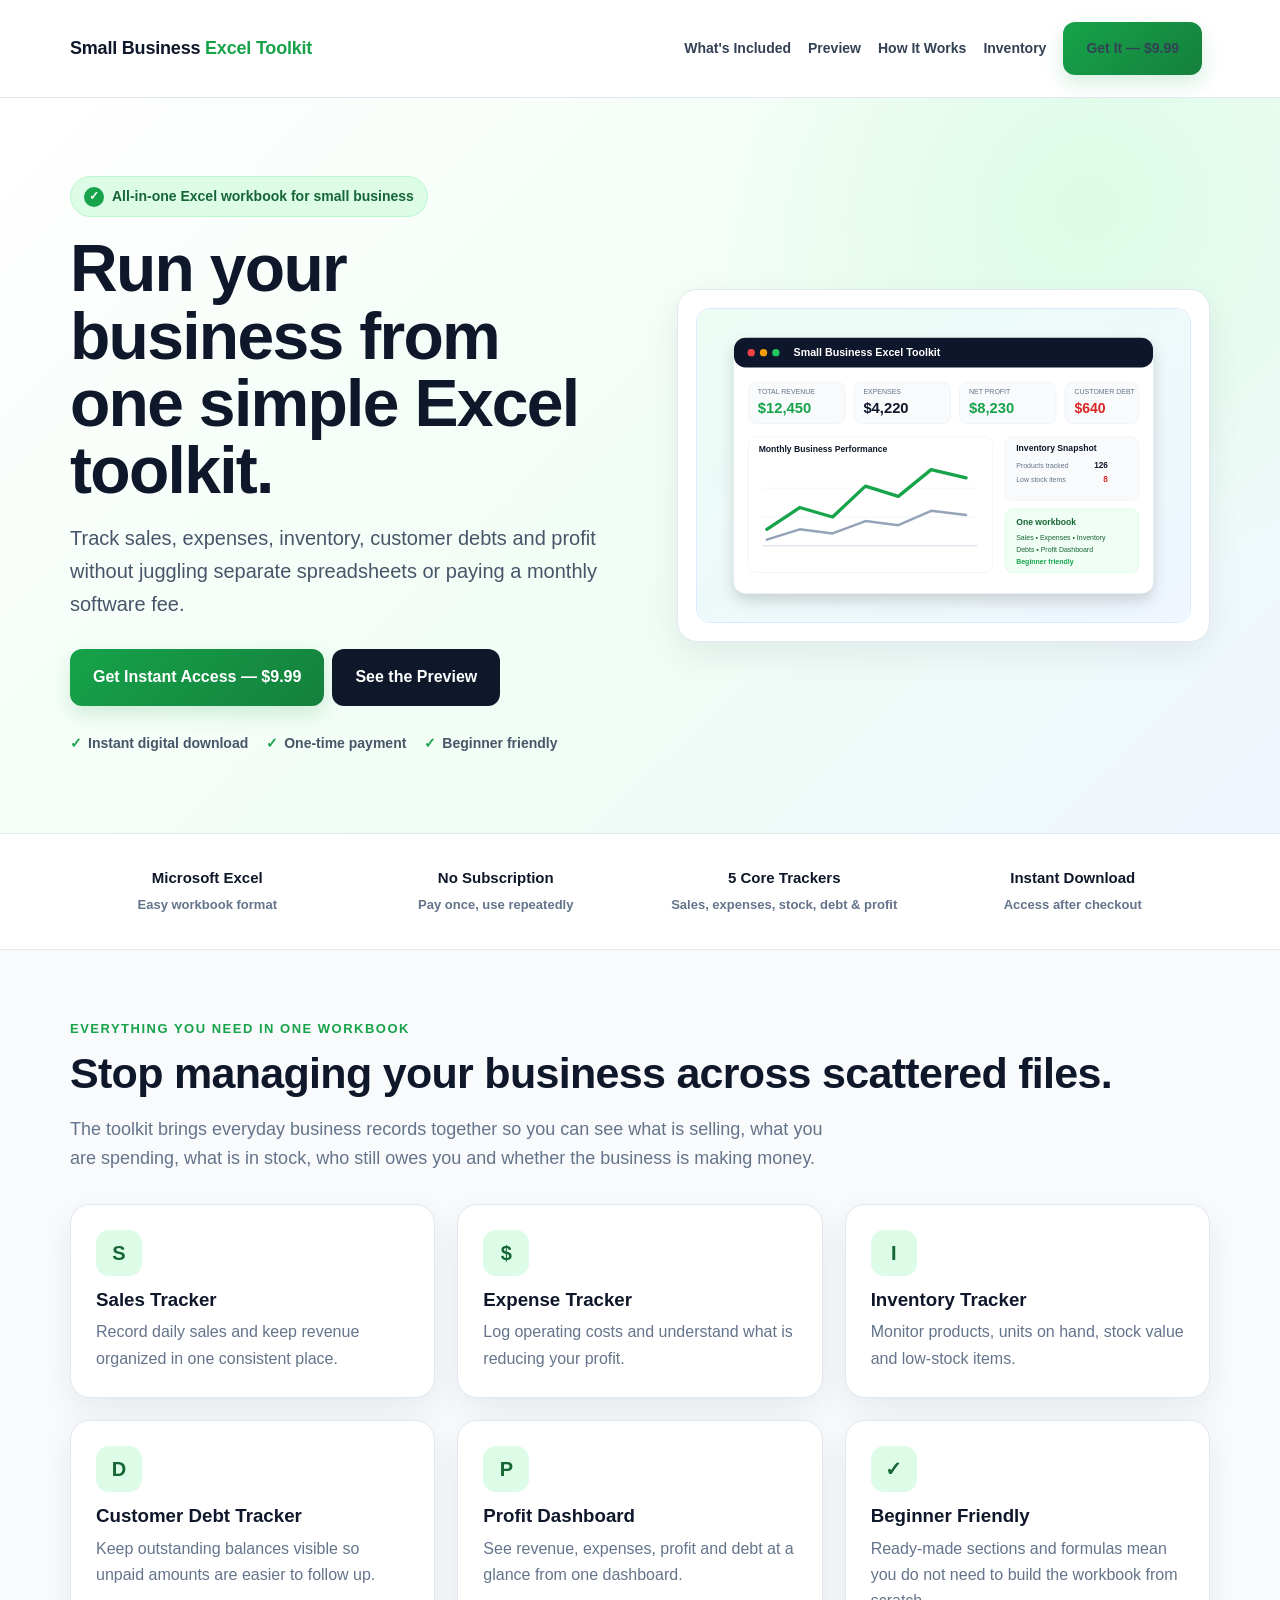
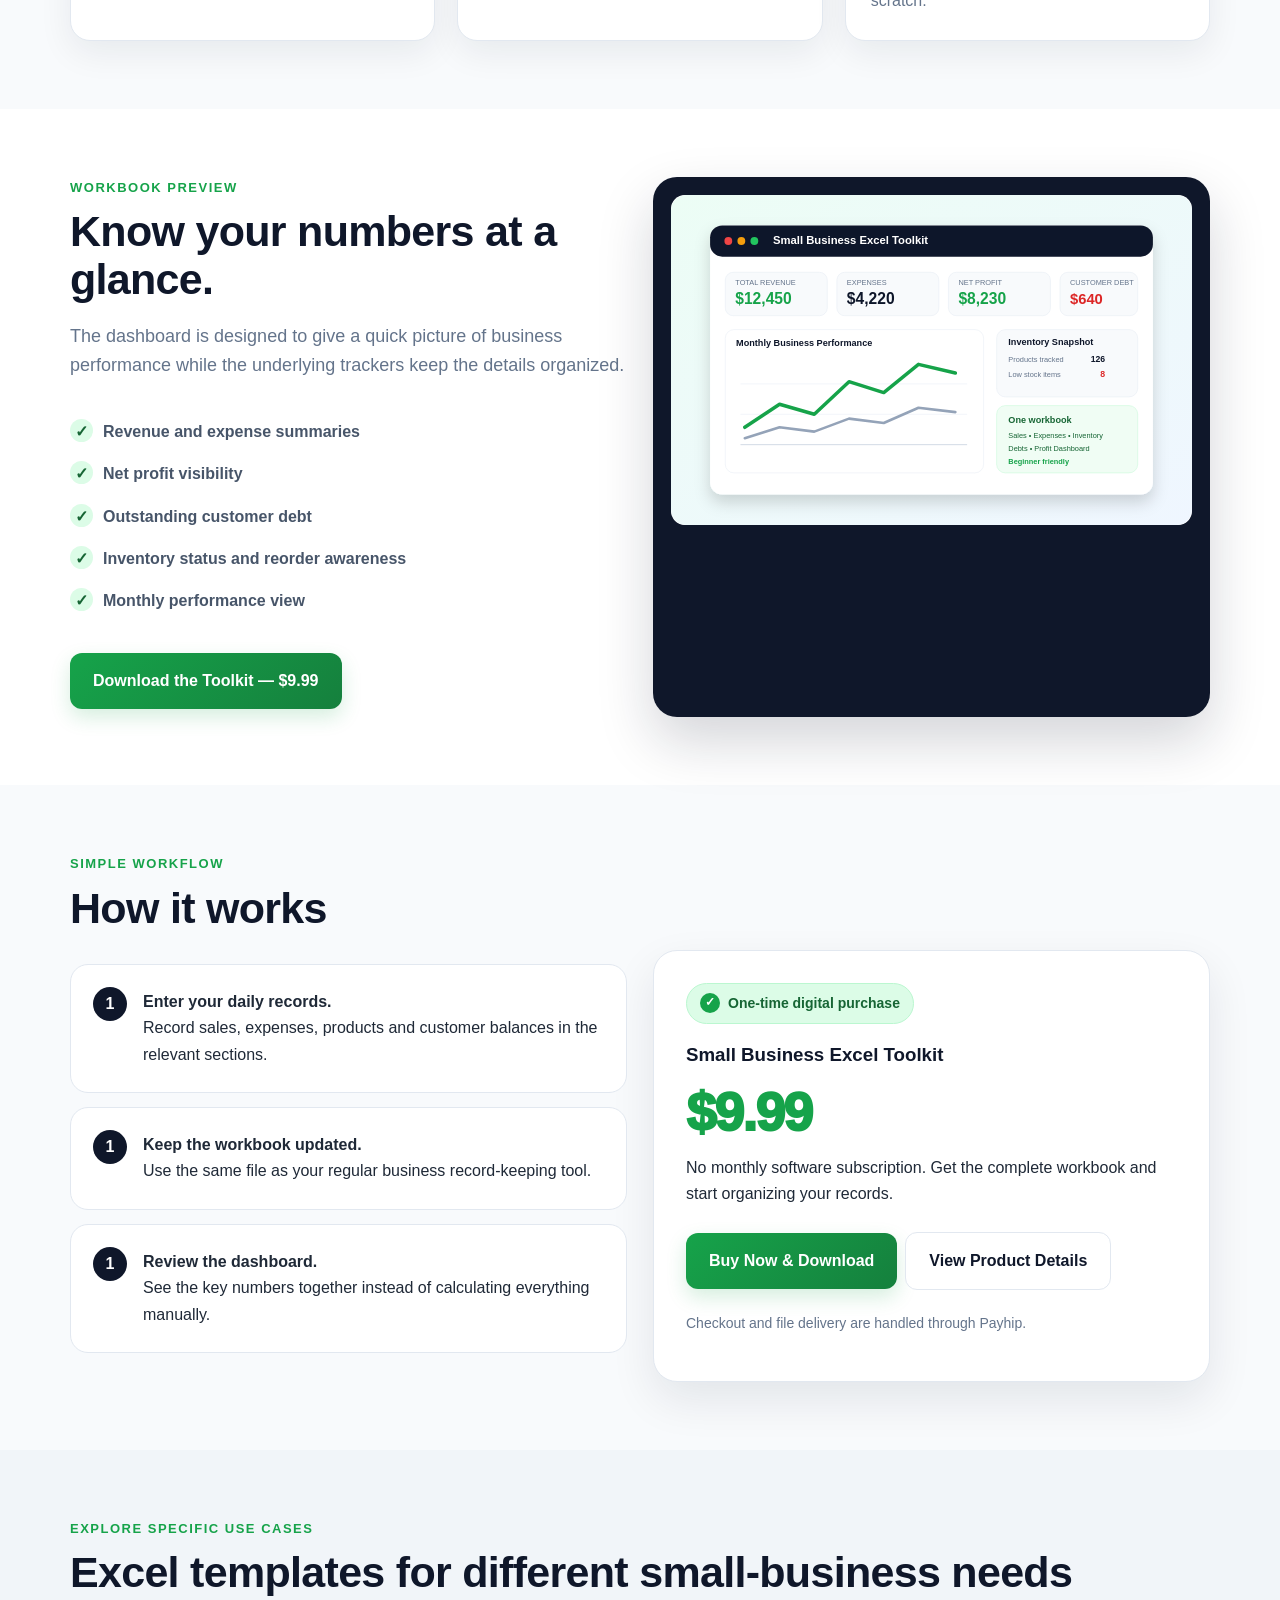
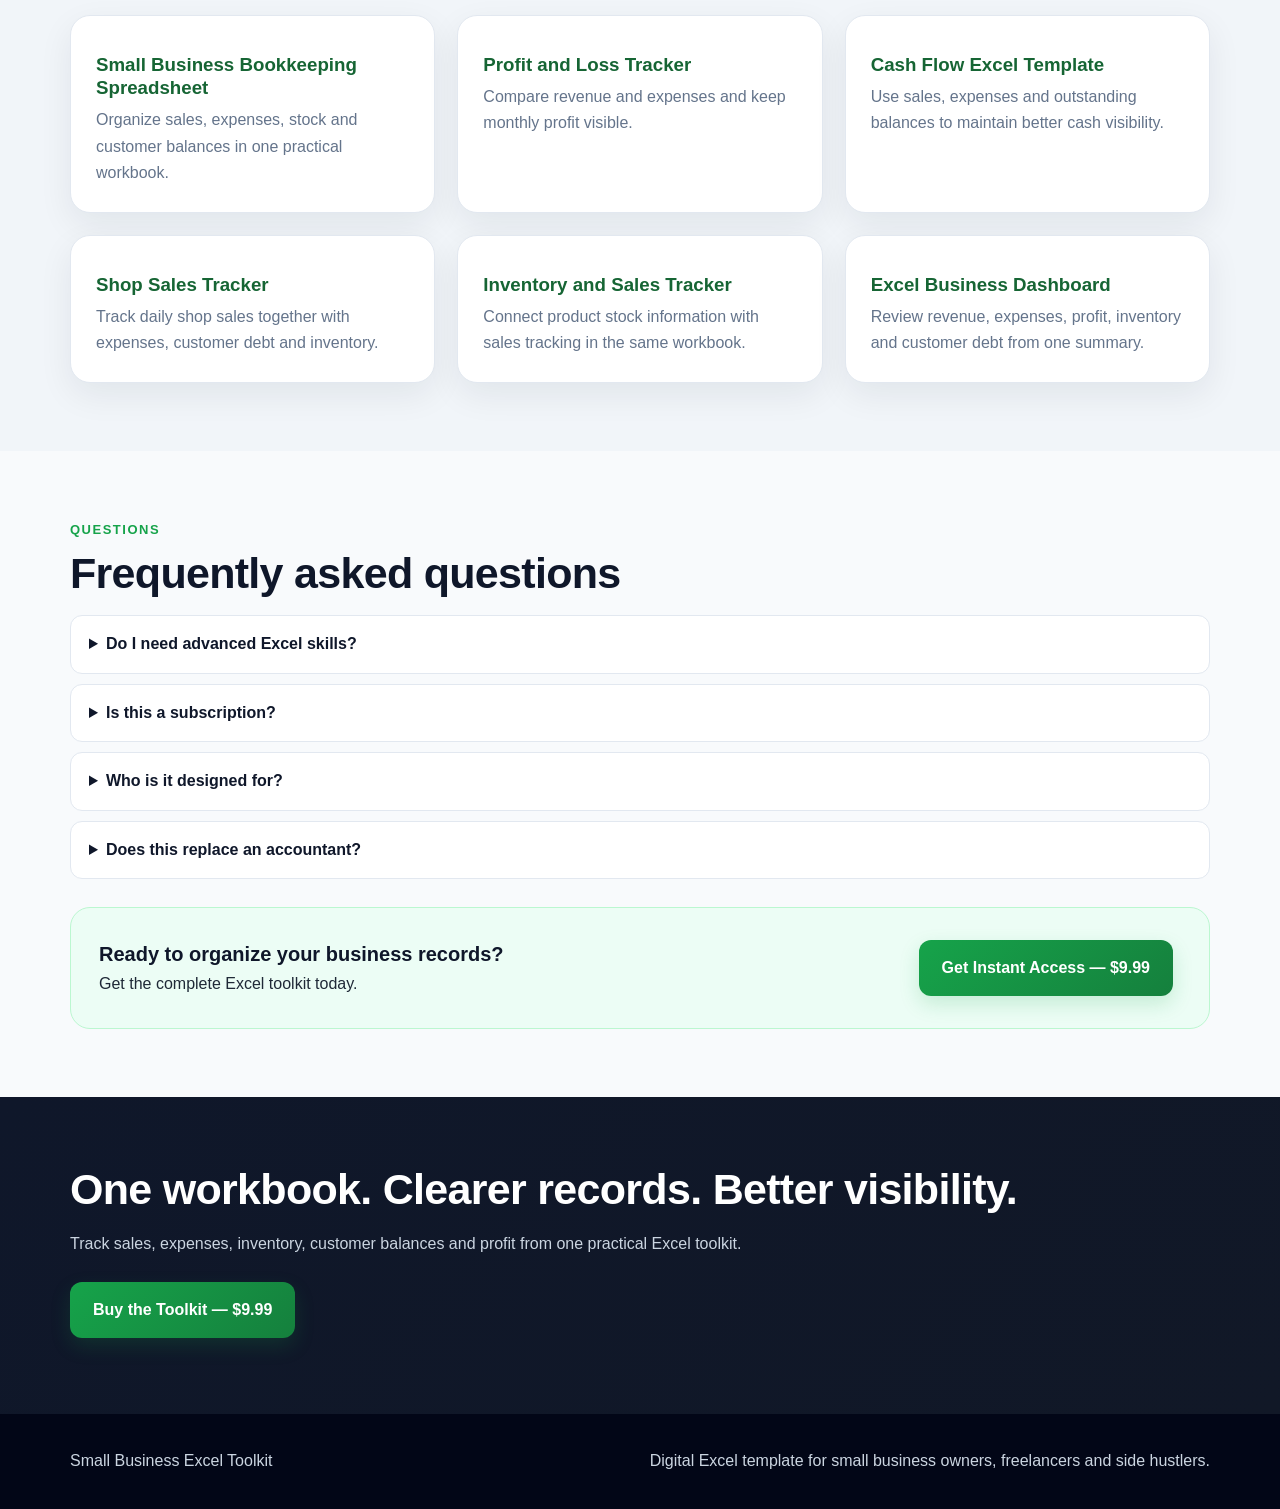
<file: index.html>
<!doctype html><html lang="en"><head><meta charset="utf-8"><meta name="viewport" content="width=device-width,initial-scale=1"><meta name="robots" content="index,follow"><meta name="google-site-verification" content="s1uTuoCIiqUAIYdp0Q_5J8ZMMHUSbY_ETZi1DX9UPkU"><title>Small Business Excel Template – Sales, Expenses, Inventory & Profit Dashboard</title><meta name="description" content="Small business Excel template for tracking sales, expenses, inventory, customer debts and profit in one easy-to-use business dashboard."><link rel="canonical" href="https://wakims254.github.io/samkim.unaux.com-/"><meta property="og:type" content="website"><meta property="og:title" content="Small Business Excel Toolkit"><meta property="og:description" content="Track sales, expenses, inventory, customer debts and profit in one easy Excel workbook."><meta property="og:url" content="https://wakims254.github.io/samkim.unaux.com-/"><link rel="stylesheet" href="styles.css"><script type="application/ld+json">{"@context":"https://schema.org","@type":"WebPage","name":"Small Business Excel Template – Sales, Expenses, Inventory & Profit Dashboard","description":"Small business Excel template for tracking sales, expenses, inventory, customer debts and profit in one easy-to-use business dashboard.","url":"https://wakims254.github.io/samkim.unaux.com-/","isPartOf":{"@type":"WebSite","name":"Small Business Excel Toolkit","url":"https://wakims254.github.io/samkim.unaux.com-/"}}</script></head><body><header><div class="wrap"><nav><a class="brand" href="index.html">Small Business <span>Excel Toolkit</span></a><div class="links"><a href="#included">What's Included</a><a href="#preview">Preview</a><a href="#how">How It Works</a><a href="inventory-tracker.html">Inventory</a><a class="btn" href="https://payhip.com/buy?link=4rvYb">Get It — $9.99</a></div></nav></div></header><main><section class="hero"><div class="wrap hero-grid"><div><span class="badge">All-in-one Excel workbook for small business</span><h1>Run your business from one simple Excel toolkit.</h1><p class="lead">Track sales, expenses, inventory, customer debts and profit without juggling separate spreadsheets or paying a monthly software fee.</p><a class="btn" href="https://payhip.com/buy?link=4rvYb">Get Instant Access — $9.99</a><a class="btn alt" href="#preview">See the Preview</a><div class="hero-note"><span>Instant digital download</span><span>One-time payment</span><span>Beginner friendly</span></div></div><div class="mock"><img class="preview-img" src="product-preview.svg" alt="Preview of the Small Business Excel Toolkit dashboard showing revenue, expenses, net profit, debt and inventory"></div></div></section><section class="trustbar"><div class="wrap trustgrid"><div class="trustitem"><b>Microsoft Excel</b><span>Easy workbook format</span></div><div class="trustitem"><b>No Subscription</b><span>Pay once, use repeatedly</span></div><div class="trustitem"><b>5 Core Trackers</b><span>Sales, expenses, stock, debt & profit</span></div><div class="trustitem"><b>Instant Download</b><span>Access after checkout</span></div></div></section><section id="included"><div class="wrap"><div class="eyebrow">Everything you need in one workbook</div><h2>Stop managing your business across scattered files.</h2><p class="section-intro">The toolkit brings everyday business records together so you can see what is selling, what you are spending, what is in stock, who still owes you and whether the business is making money.</p><div class="grid3"><div class="card"><div class="card-icon">S</div><h3>Sales Tracker</h3><p>Record daily sales and keep revenue organized in one consistent place.</p></div><div class="card"><div class="card-icon">$</div><h3>Expense Tracker</h3><p>Log operating costs and understand what is reducing your profit.</p></div><div class="card"><div class="card-icon">I</div><h3>Inventory Tracker</h3><p>Monitor products, units on hand, stock value and low-stock items.</p></div><div class="card"><div class="card-icon">D</div><h3>Customer Debt Tracker</h3><p>Keep outstanding balances visible so unpaid amounts are easier to follow up.</p></div><div class="card"><div class="card-icon">P</div><h3>Profit Dashboard</h3><p>See revenue, expenses, profit and debt at a glance from one dashboard.</p></div><div class="card"><div class="card-icon">✓</div><h3>Beginner Friendly</h3><p>Ready-made sections and formulas mean you do not need to build the workbook from scratch.</p></div></div></div></section><section id="preview" class="preview-section"><div class="wrap grid2"><div><div class="eyebrow">Workbook preview</div><h2>Know your numbers at a glance.</h2><p class="section-intro">The dashboard is designed to give a quick picture of business performance while the underlying trackers keep the details organized.</p><ul class="checklist"><li>Revenue and expense summaries</li><li>Net profit visibility</li><li>Outstanding customer debt</li><li>Inventory status and reorder awareness</li><li>Monthly performance view</li></ul><a class="btn" href="https://payhip.com/buy?link=4rvYb">Download the Toolkit — $9.99</a></div><div class="preview-frame"><img src="product-preview.svg" alt="Excel business dashboard preview"></div></div></section><section id="how"><div class="wrap"><div class="eyebrow">Simple workflow</div><h2>How it works</h2><div class="grid2"><div><div class="step"><strong>Enter your daily records.</strong><br>Record sales, expenses, products and customer balances in the relevant sections.</div><div class="step"><strong>Keep the workbook updated.</strong><br>Use the same file as your regular business record-keeping tool.</div><div class="step"><strong>Review the dashboard.</strong><br>See the key numbers together instead of calculating everything manually.</div></div><div class="pricebox"><span class="badge">One-time digital purchase</span><h3>Small Business Excel Toolkit</h3><div class="price">$9.99</div><p>No monthly software subscription. Get the complete workbook and start organizing your records.</p><a class="btn" href="https://payhip.com/buy?link=4rvYb">Buy Now & Download</a><a class="btn light" href="https://payhip.com/b/4rvYb">View Product Details</a><p class="small">Checkout and file delivery are handled through Payhip.</p></div></div></div></section><section class="seo-links"><div class="wrap"><div class="eyebrow">Explore specific use cases</div><h2>Excel templates for different small-business needs</h2><div class="grid3"><div class="card"><h3><a href="bookkeeping-spreadsheet.html">Small Business Bookkeeping Spreadsheet</a></h3><p>Organize sales, expenses, stock and customer balances in one practical workbook.</p></div><div class="card"><h3><a href="profit-loss-tracker.html">Profit and Loss Tracker</a></h3><p>Compare revenue and expenses and keep monthly profit visible.</p></div><div class="card"><h3><a href="cash-flow-template.html">Cash Flow Excel Template</a></h3><p>Use sales, expenses and outstanding balances to maintain better cash visibility.</p></div><div class="card"><h3><a href="shop-sales-tracker.html">Shop Sales Tracker</a></h3><p>Track daily shop sales together with expenses, customer debt and inventory.</p></div><div class="card"><h3><a href="inventory-sales-tracker.html">Inventory and Sales Tracker</a></h3><p>Connect product stock information with sales tracking in the same workbook.</p></div><div class="card"><h3><a href="business-dashboard.html">Excel Business Dashboard</a></h3><p>Review revenue, expenses, profit, inventory and customer debt from one summary.</p></div></div></div></section><section class="faq"><div class="wrap"><div class="eyebrow">Questions</div><h2>Frequently asked questions</h2><details><summary>Do I need advanced Excel skills?</summary><p>No. The workbook is designed to be beginner friendly and uses prepared sections and formulas.</p></details><details><summary>Is this a subscription?</summary><p>No. The toolkit is a one-time digital purchase for $9.99.</p></details><details><summary>Who is it designed for?</summary><p>Small shops, freelancers, service businesses, online sellers, startups and side hustles that want a simple Excel-based tracking system.</p></details><details><summary>Does this replace an accountant?</summary><p>No. It is a business record-keeping and tracking tool, not professional accounting, tax or financial advice.</p></details><div class="cta-strip"><div><strong>Ready to organize your business records?</strong><span>Get the complete Excel toolkit today.</span></div><a class="btn" href="https://payhip.com/buy?link=4rvYb">Get Instant Access — $9.99</a></div></div></section><section class="band"><div class="wrap"><h2>One workbook. Clearer records. Better visibility.</h2><p>Track sales, expenses, inventory, customer balances and profit from one practical Excel toolkit.</p><a class="btn" href="https://payhip.com/buy?link=4rvYb">Buy the Toolkit — $9.99</a></div></section></main><footer><div class="wrap footergrid"><div>Small Business Excel Toolkit</div><div>Digital Excel template for small business owners, freelancers and side hustlers.</div></div></footer></body></html>
</file>
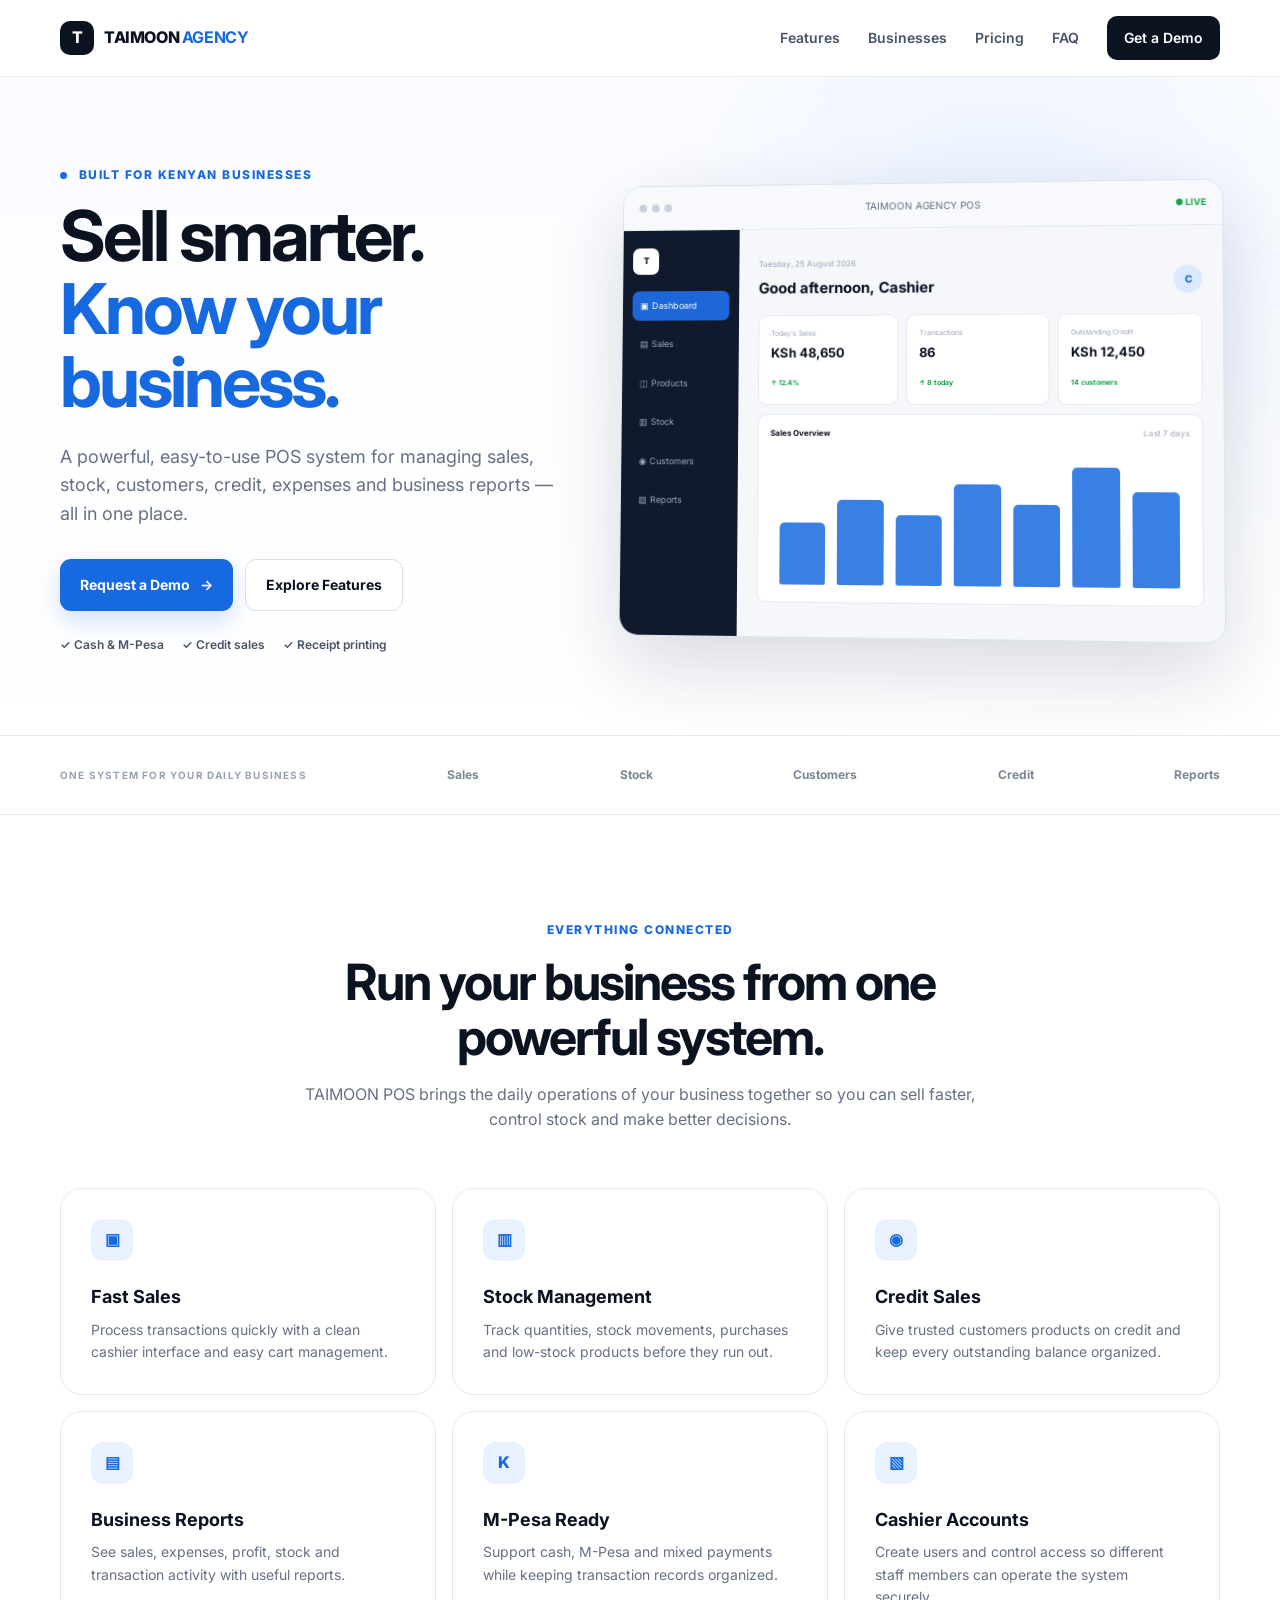
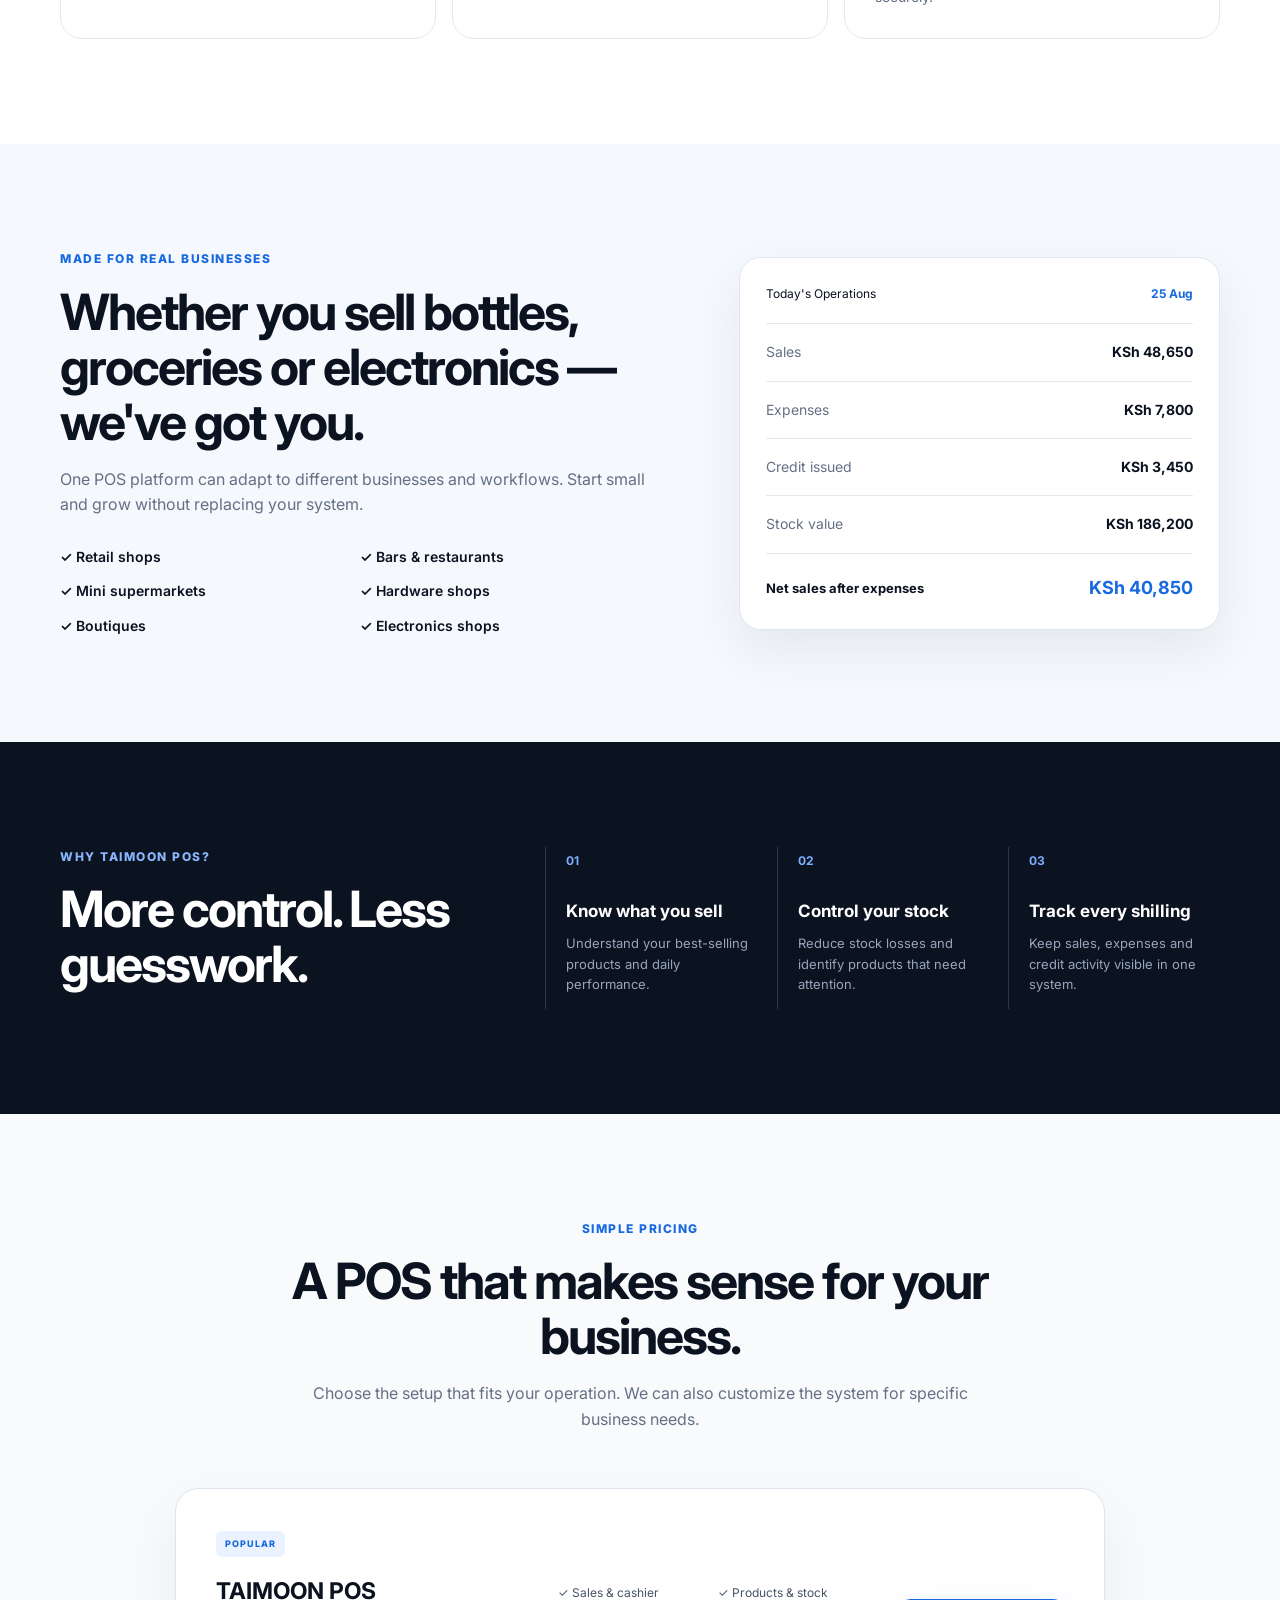
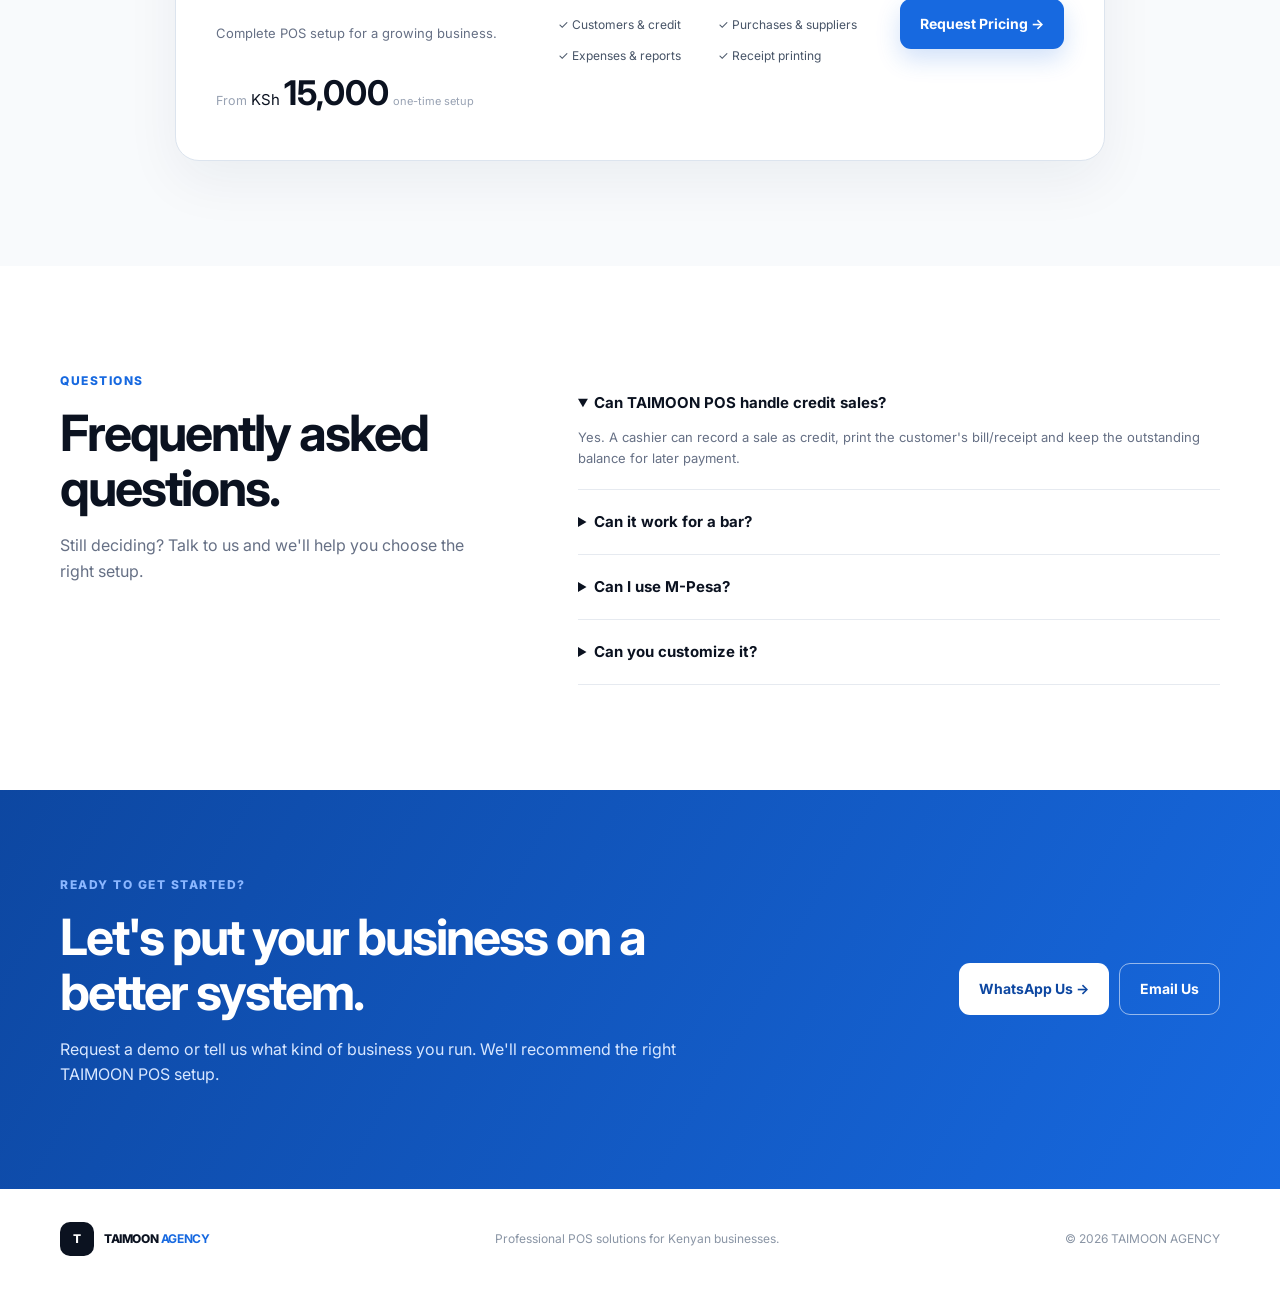
<file: pos/index.html>
<!doctype html>
<html lang="en">
<head>
  <meta charset="utf-8">
  <meta name="viewport" content="width=device-width, initial-scale=1">
  <meta name="description" content="TAIMOON AGENCY POS — professional point of sale software for shops, bars, restaurants and growing businesses in Kenya.">
  <meta name="theme-color" content="#0b1220">
  <title>TAIMOON AGENCY POS | POS Software for Kenyan Businesses</title>
  <link rel="preconnect" href="https://fonts.googleapis.com">
  <link rel="preconnect" href="https://fonts.gstatic.com" crossorigin>
  <link href="https://fonts.googleapis.com/css2?family=Inter:wght@400;500;600;700;800&display=swap" rel="stylesheet">
  <link rel="stylesheet" href="styles.css">
</head>
<body>
  <header class="site-header">
    <div class="container nav">
      <a class="brand" href="#top"><span class="brand-mark">T</span><span>TAIMOON <b>AGENCY</b></span></a>
      <button class="menu-toggle" aria-label="Open menu" aria-expanded="false">☰</button>
      <nav class="nav-links">
        <a href="#features">Features</a>
        <a href="#businesses">Businesses</a>
        <a href="#pricing">Pricing</a>
        <a href="#faq">FAQ</a>
        <a class="nav-cta" href="#contact">Get a Demo</a>
      </nav>
    </div>
  </header>

  <main id="top">
    <section class="hero">
      <div class="container hero-grid">
        <div class="hero-copy">
          <div class="eyebrow"><span></span> Built for Kenyan businesses</div>
          <h1>Sell smarter. <em>Know your business.</em></h1>
          <p class="hero-text">A powerful, easy-to-use POS system for managing sales, stock, customers, credit, expenses and business reports — all in one place.</p>
          <div class="hero-actions">
            <a class="btn primary" href="#contact">Request a Demo <span>→</span></a>
            <a class="btn secondary" href="#features">Explore Features</a>
          </div>
          <div class="hero-points">
            <span>✓ Cash &amp; M-Pesa</span><span>✓ Credit sales</span><span>✓ Receipt printing</span>
          </div>
        </div>
        <div class="pos-window" aria-label="TAIMOON POS dashboard preview">
          <div class="window-bar"><div><i></i><i></i><i></i></div><span>TAIMOON AGENCY POS</span><b>● LIVE</b></div>
          <div class="dashboard">
            <aside><div class="dash-logo">T</div><span class="active">▣ Dashboard</span><span>▤ Sales</span><span>◫ Products</span><span>▥ Stock</span><span>◉ Customers</span><span>▧ Reports</span></aside>
            <div class="dash-main">
              <div class="dash-head"><div><small>Tuesday, 25 August 2026</small><h3>Good afternoon, Cashier</h3></div><div class="avatar">C</div></div>
              <div class="stat-grid"><div><small>Today's Sales</small><strong>KSh 48,650</strong><b>↑ 12.4%</b></div><div><small>Transactions</small><strong>86</strong><b>↑ 8 today</b></div><div><small>Outstanding Credit</small><strong>KSh 12,450</strong><b>14 customers</b></div></div>
              <div class="chart-card"><div class="card-title"><b>Sales Overview</b><span>Last 7 days</span></div><div class="bars"><i style="height:48%"></i><i style="height:65%"></i><i style="height:54%"></i><i style="height:78%"></i><i style="height:62%"></i><i style="height:91%"></i><i style="height:72%"></i></div></div>
            </div>
          </div>
        </div>
      </div>
    </section>

    <section class="trust"><div class="container trust-row"><span>ONE SYSTEM FOR YOUR DAILY BUSINESS</span><div>Sales</div><div>Stock</div><div>Customers</div><div>Credit</div><div>Reports</div></div></section>

    <section class="section" id="features">
      <div class="container">
        <div class="section-heading"><div class="eyebrow">Everything connected</div><h2>Run your business from one powerful system.</h2><p>TAIMOON POS brings the daily operations of your business together so you can sell faster, control stock and make better decisions.</p></div>
        <div class="feature-grid">
          <article><span class="icon">▣</span><h3>Fast Sales</h3><p>Process transactions quickly with a clean cashier interface and easy cart management.</p></article>
          <article><span class="icon">▥</span><h3>Stock Management</h3><p>Track quantities, stock movements, purchases and low-stock products before they run out.</p></article>
          <article><span class="icon">◉</span><h3>Credit Sales</h3><p>Give trusted customers products on credit and keep every outstanding balance organized.</p></article>
          <article><span class="icon">▤</span><h3>Business Reports</h3><p>See sales, expenses, profit, stock and transaction activity with useful reports.</p></article>
          <article><span class="icon">K</span><h3>M-Pesa Ready</h3><p>Support cash, M-Pesa and mixed payments while keeping transaction records organized.</p></article>
          <article><span class="icon">▧</span><h3>Cashier Accounts</h3><p>Create users and control access so different staff members can operate the system securely.</p></article>
        </div>
      </div>
    </section>

    <section class="section split-section" id="businesses">
      <div class="container split-grid"><div><div class="eyebrow">Made for real businesses</div><h2>Whether you sell bottles, groceries or electronics — we've got you.</h2><p>One POS platform can adapt to different businesses and workflows. Start small and grow without replacing your system.</p><div class="industry-list"><span>✓ Retail shops</span><span>✓ Bars &amp; restaurants</span><span>✓ Mini supermarkets</span><span>✓ Hardware shops</span><span>✓ Boutiques</span><span>✓ Electronics shops</span></div></div><div class="operations-card"><div class="op-top"><span>Today's Operations</span><b>25 Aug</b></div><div class="op-row"><span>Sales</span><strong>KSh 48,650</strong></div><div class="op-row"><span>Expenses</span><strong>KSh 7,800</strong></div><div class="op-row"><span>Credit issued</span><strong>KSh 3,450</strong></div><div class="op-row"><span>Stock value</span><strong>KSh 186,200</strong></div><div class="op-total"><span>Net sales after expenses</span><strong>KSh 40,850</strong></div></div></div>
    </section>

    <section class="section dark-section">
      <div class="container benefit-grid"><div><div class="eyebrow light">Why TAIMOON POS?</div><h2>More control. Less guesswork.</h2></div><div class="benefits"><div><strong>01</strong><h3>Know what you sell</h3><p>Understand your best-selling products and daily performance.</p></div><div><strong>02</strong><h3>Control your stock</h3><p>Reduce stock losses and identify products that need attention.</p></div><div><strong>03</strong><h3>Track every shilling</h3><p>Keep sales, expenses and credit activity visible in one system.</p></div></div></div>
    </section>

    <section class="section pricing" id="pricing"><div class="container"><div class="section-heading"><div class="eyebrow">Simple pricing</div><h2>A POS that makes sense for your business.</h2><p>Choose the setup that fits your operation. We can also customize the system for specific business needs.</p></div><div class="price-card"><div><span class="popular">POPULAR</span><h3>TAIMOON POS</h3><p class="price-copy">Complete POS setup for a growing business.</p><div class="price"><small>From</small> KSh <b>15,000</b> <span>one-time setup</span></div></div><div class="price-features"><span>✓ Sales &amp; cashier</span><span>✓ Products &amp; stock</span><span>✓ Customers &amp; credit</span><span>✓ Purchases &amp; suppliers</span><span>✓ Expenses &amp; reports</span><span>✓ Receipt printing</span></div><a class="btn primary" href="#contact">Request Pricing →</a></div></div></section>

    <section class="section faq-section" id="faq"><div class="container faq-grid"><div><div class="eyebrow">Questions</div><h2>Frequently asked questions.</h2><p>Still deciding? Talk to us and we'll help you choose the right setup.</p></div><div class="faq-list"><details open><summary>Can TAIMOON POS handle credit sales?</summary><p>Yes. A cashier can record a sale as credit, print the customer's bill/receipt and keep the outstanding balance for later payment.</p></details><details><summary>Can it work for a bar?</summary><p>Yes. The system can be configured for bars and restaurants, including product sales, cashier operations and customer credit.</p></details><details><summary>Can I use M-Pesa?</summary><p>Yes. The POS supports M-Pesa payment recording and can be configured around the payment workflow used by your business.</p></details><details><summary>Can you customize it?</summary><p>Yes. We can adapt products, categories, receipts, reports and business workflows to suit your operation.</p></details></div></div></section>

    <section class="contact" id="contact"><div class="container contact-inner"><div><div class="eyebrow light">Ready to get started?</div><h2>Let's put your business on a better system.</h2><p>Request a demo or tell us what kind of business you run. We'll recommend the right TAIMOON POS setup.</p></div><div class="contact-actions"><a class="btn white" href="https://wa.me/254700000000?text=Hello%20TAIMOON%20AGENCY%2C%20I%20would%20like%20a%20TAIMOON%20POS%20demo.">WhatsApp Us →</a><a class="btn outline-white" href="mailto:info@taimoonagency.com">Email Us</a></div></div></section>
  </main>

  <footer><div class="container footer-row"><div class="brand"><span class="brand-mark">T</span><span>TAIMOON <b>AGENCY</b></span></div><p>Professional POS solutions for Kenyan businesses.</p><span>© 2026 TAIMOON AGENCY</span></div></footer>
  <script src="script.js"></script>
</body>
</html>
</file>
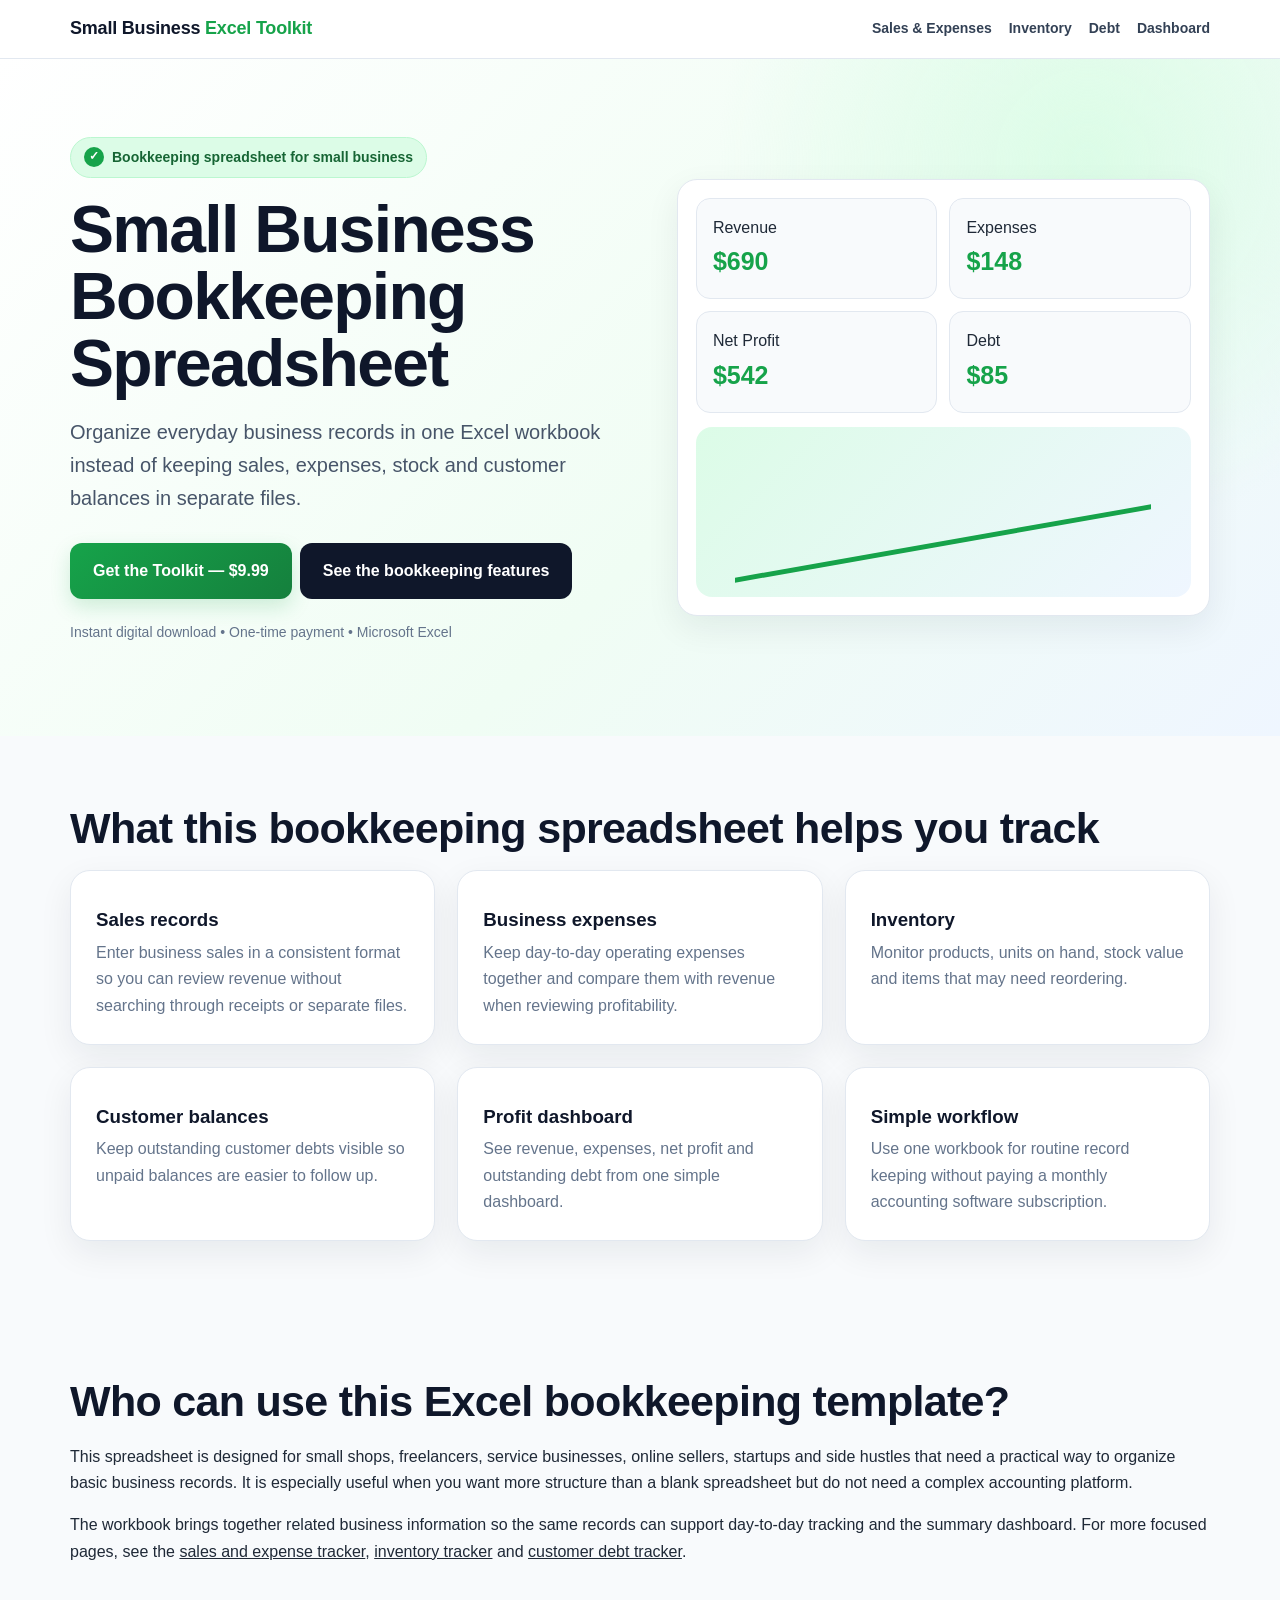
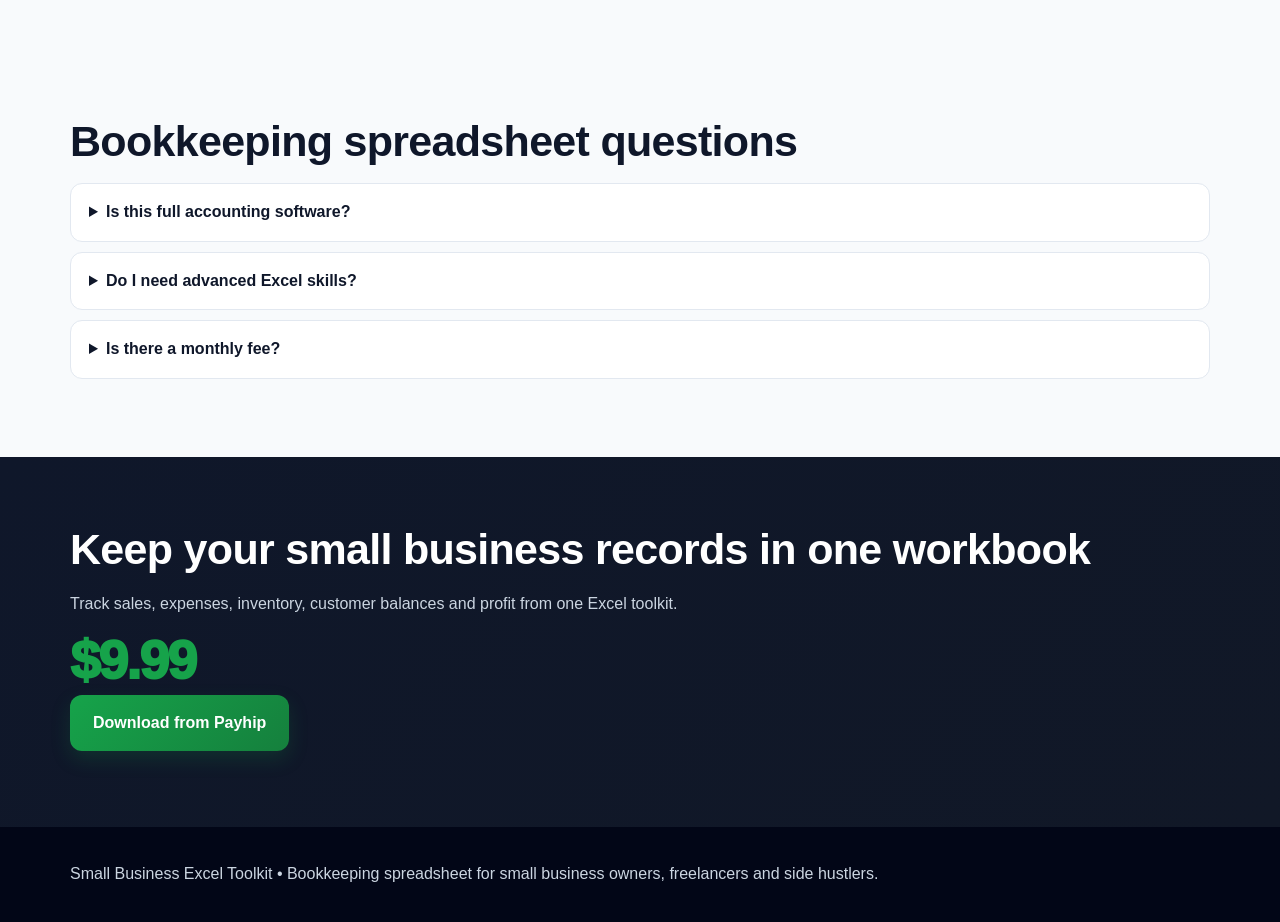
<file: bookkeeping-spreadsheet.html>
<!doctype html><html lang="en"><head><meta charset="utf-8"><meta name="viewport" content="width=device-width,initial-scale=1"><meta name="robots" content="index,follow"><title>Small Business Bookkeeping Spreadsheet – Excel Template</title><meta name="description" content="Small business bookkeeping spreadsheet in Excel for organizing sales, expenses, inventory, customer balances and profit in one practical workbook."><link rel="canonical" href="https://wakims254.github.io/samkim.unaux.com-/bookkeeping-spreadsheet.html"><meta property="og:type" content="website"><meta property="og:title" content="Small Business Bookkeeping Spreadsheet – Excel Template"><meta property="og:description" content="Small business bookkeeping spreadsheet in Excel for organizing sales, expenses, inventory, customer balances and profit in one practical workbook."><meta property="og:url" content="https://wakims254.github.io/samkim.unaux.com-/bookkeeping-spreadsheet.html"><link rel="stylesheet" href="styles.css"><script type="application/ld+json">{"@context":"https://schema.org","@type":"WebPage","name":"Small Business Bookkeeping Spreadsheet – Excel Template","description":"Small business bookkeeping spreadsheet in Excel for organizing sales, expenses, inventory, customer balances and profit in one practical workbook.","url":"https://wakims254.github.io/samkim.unaux.com-/bookkeeping-spreadsheet.html","isPartOf":{"@type":"WebSite","name":"Small Business Excel Toolkit","url":"https://wakims254.github.io/samkim.unaux.com-/"}}</script></head><body><header><div class="wrap"><nav><a class="brand" href="index.html">Small Business <span>Excel Toolkit</span></a><div class="links"><a href="sales-expense-tracker.html">Sales & Expenses</a><a href="inventory-tracker.html">Inventory</a><a href="customer-debt-tracker.html">Debt</a><a href="business-dashboard.html">Dashboard</a></div></nav></div></header><main><section class="hero"><div class="wrap hero-grid"><div><span class="badge">Bookkeeping spreadsheet for small business</span><h1>Small Business Bookkeeping Spreadsheet</h1><p class="lead">Organize everyday business records in one Excel workbook instead of keeping sales, expenses, stock and customer balances in separate files.</p><a class="btn" href="https://payhip.com/b/4rvYb">Get the Toolkit — $9.99</a><a class="btn alt" href="#features">See the bookkeeping features</a><p class="small">Instant digital download • One-time payment • Microsoft Excel</p></div><div class="mock"><div class="dashboard"><div class="metric">Revenue<b>$690</b></div><div class="metric">Expenses<b>$148</b></div><div class="metric">Net Profit<b>$542</b></div><div class="metric">Debt<b>$85</b></div></div><div class="chart"></div></div></div></section><section id="features"><div class="wrap"><h2>What this bookkeeping spreadsheet helps you track</h2><div class="grid3"><div class="card"><h3>Sales records</h3><p>Enter business sales in a consistent format so you can review revenue without searching through receipts or separate files.</p></div><div class="card"><h3>Business expenses</h3><p>Keep day-to-day operating expenses together and compare them with revenue when reviewing profitability.</p></div><div class="card"><h3>Inventory</h3><p>Monitor products, units on hand, stock value and items that may need reordering.</p></div><div class="card"><h3>Customer balances</h3><p>Keep outstanding customer debts visible so unpaid balances are easier to follow up.</p></div><div class="card"><h3>Profit dashboard</h3><p>See revenue, expenses, net profit and outstanding debt from one simple dashboard.</p></div><div class="card"><h3>Simple workflow</h3><p>Use one workbook for routine record keeping without paying a monthly accounting software subscription.</p></div></div></div></section><section><div class="wrap"><h2>Who can use this Excel bookkeeping template?</h2><p>This spreadsheet is designed for small shops, freelancers, service businesses, online sellers, startups and side hustles that need a practical way to organize basic business records. It is especially useful when you want more structure than a blank spreadsheet but do not need a complex accounting platform.</p><p>The workbook brings together related business information so the same records can support day-to-day tracking and the summary dashboard. For more focused pages, see the <a href="sales-expense-tracker.html">sales and expense tracker</a>, <a href="inventory-tracker.html">inventory tracker</a> and <a href="customer-debt-tracker.html">customer debt tracker</a>.</p></div></section><section class="faq"><div class="wrap"><h2>Bookkeeping spreadsheet questions</h2><details><summary>Is this full accounting software?</summary><p>No. It is a practical Excel record-keeping toolkit for routine tracking. It is not a replacement for professional accounting or tax advice.</p></details><details><summary>Do I need advanced Excel skills?</summary><p>No. The workbook is designed to be beginner friendly and uses ready-made sections and formulas.</p></details><details><summary>Is there a monthly fee?</summary><p>No. The toolkit is a one-time digital purchase for $9.99.</p></details></div></section><section class="band"><div class="wrap"><h2>Keep your small business records in one workbook</h2><p>Track sales, expenses, inventory, customer balances and profit from one Excel toolkit.</p><div class="price">$9.99</div><a class="btn" href="https://payhip.com/b/4rvYb">Download from Payhip</a></div></section></main><footer><div class="wrap">Small Business Excel Toolkit • Bookkeeping spreadsheet for small business owners, freelancers and side hustlers.</div></footer></body></html>
</file>
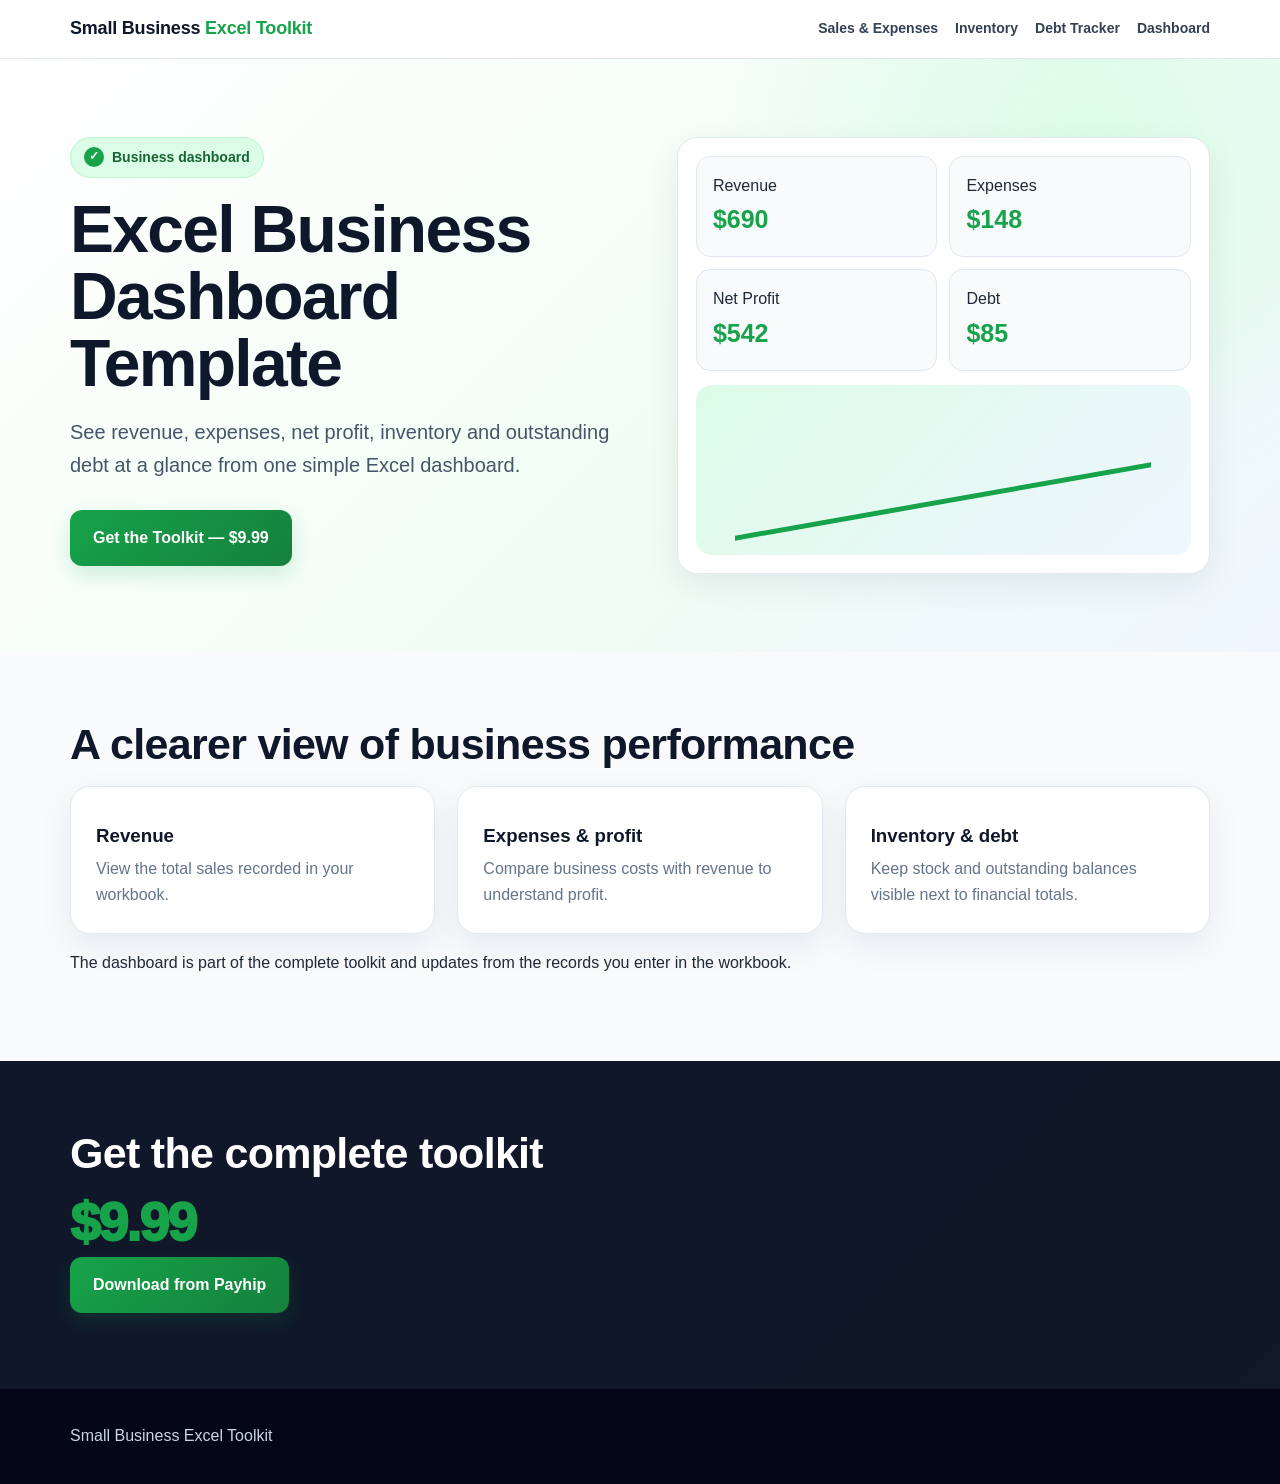
<file: business-dashboard.html>
<!doctype html><html lang="en"><head><meta charset="utf-8"><meta name="viewport" content="width=device-width,initial-scale=1"><meta name="robots" content="index,follow"><title>Excel Business Dashboard Template – Revenue, Expenses & Profit</title><meta name="description" content="Excel business dashboard template for small businesses to monitor revenue, expenses, profit, inventory and customer debt."><link rel="canonical" href="https://wakims254.github.io/samkim.unaux.com-/business-dashboard.html"><meta property="og:type" content="website"><meta property="og:title" content="Excel Business Dashboard Template – Revenue, Expenses & Profit"><meta property="og:description" content="Excel business dashboard template for small businesses to monitor revenue, expenses, profit, inventory and customer debt."><meta property="og:url" content="https://wakims254.github.io/samkim.unaux.com-/business-dashboard.html"><link rel="stylesheet" href="styles.css"><script type="application/ld+json">{"@context":"https://schema.org","@type":"WebPage","name":"Excel Business Dashboard Template – Revenue, Expenses & Profit","description":"Excel business dashboard template for small businesses to monitor revenue, expenses, profit, inventory and customer debt.","url":"https://wakims254.github.io/samkim.unaux.com-/business-dashboard.html","isPartOf":{"@type":"WebSite","name":"Small Business Excel Toolkit","url":"https://wakims254.github.io/samkim.unaux.com-/"}}</script></head><body><header><div class="wrap"><nav><a class="brand" href="index.html">Small Business <span>Excel Toolkit</span></a><div class="links"><a href="sales-expense-tracker.html">Sales & Expenses</a><a href="inventory-tracker.html">Inventory</a><a href="customer-debt-tracker.html">Debt Tracker</a><a href="business-dashboard.html">Dashboard</a></div></nav></div></header><main><section class="hero"><div class="wrap hero-grid"><div><span class="badge">Business dashboard</span><h1>Excel Business Dashboard Template</h1><p class="lead">See revenue, expenses, net profit, inventory and outstanding debt at a glance from one simple Excel dashboard.</p><a class="btn" href="https://payhip.com/b/4rvYb">Get the Toolkit — $9.99</a></div><div class="mock"><div class="dashboard"><div class="metric">Revenue<b>$690</b></div><div class="metric">Expenses<b>$148</b></div><div class="metric">Net Profit<b>$542</b></div><div class="metric">Debt<b>$85</b></div></div><div class="chart"></div></div></div></section><section id="features"><div class="wrap"><h2>A clearer view of business performance</h2><div class="grid3"><div class="card"><h3>Revenue</h3><p>View the total sales recorded in your workbook.</p></div><div class="card"><h3>Expenses & profit</h3><p>Compare business costs with revenue to understand profit.</p></div><div class="card"><h3>Inventory & debt</h3><p>Keep stock and outstanding balances visible next to financial totals.</p></div></div><p>The dashboard is part of the complete toolkit and updates from the records you enter in the workbook.</p></div></section><section class="band"><div class="wrap"><h2>Get the complete toolkit</h2><div class="price">$9.99</div><a class="btn" href="https://payhip.com/b/4rvYb">Download from Payhip</a></div></section></main><footer><div class="wrap">Small Business Excel Toolkit</div></footer></body></html>
</file>
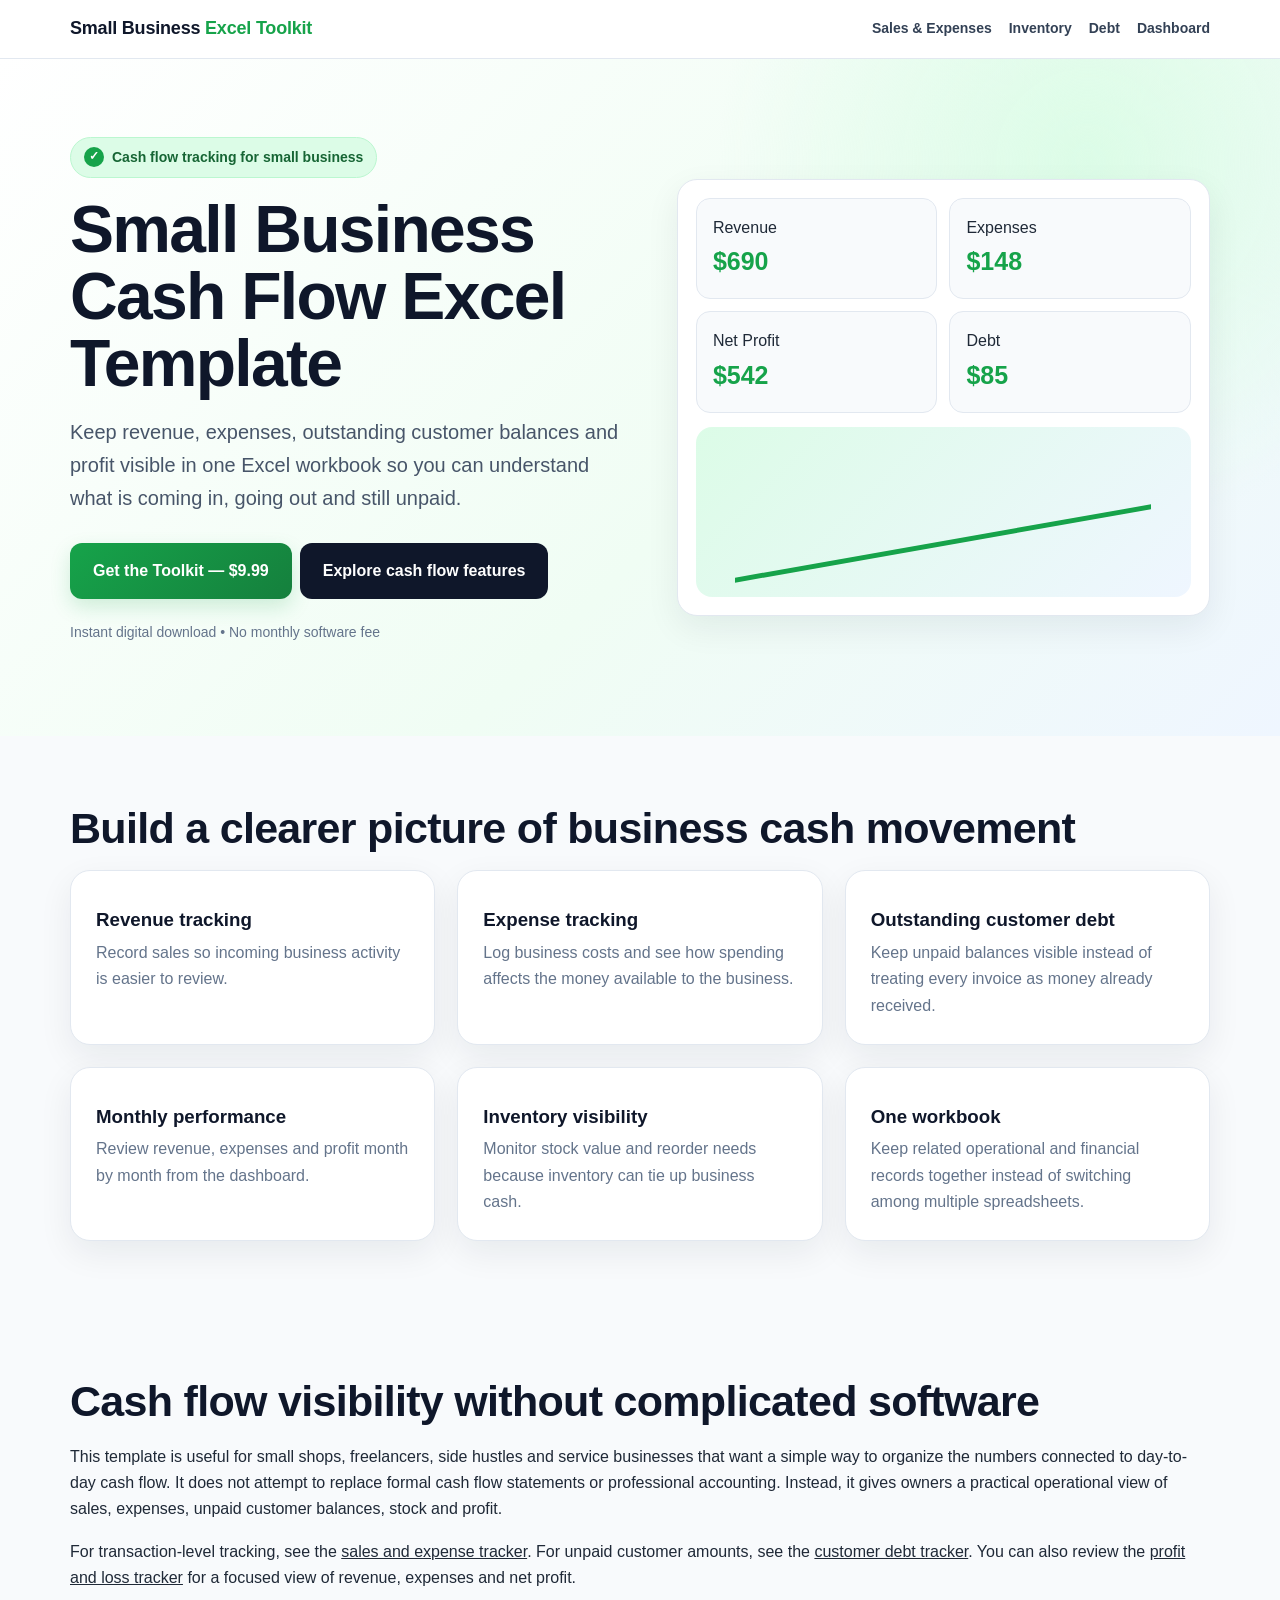
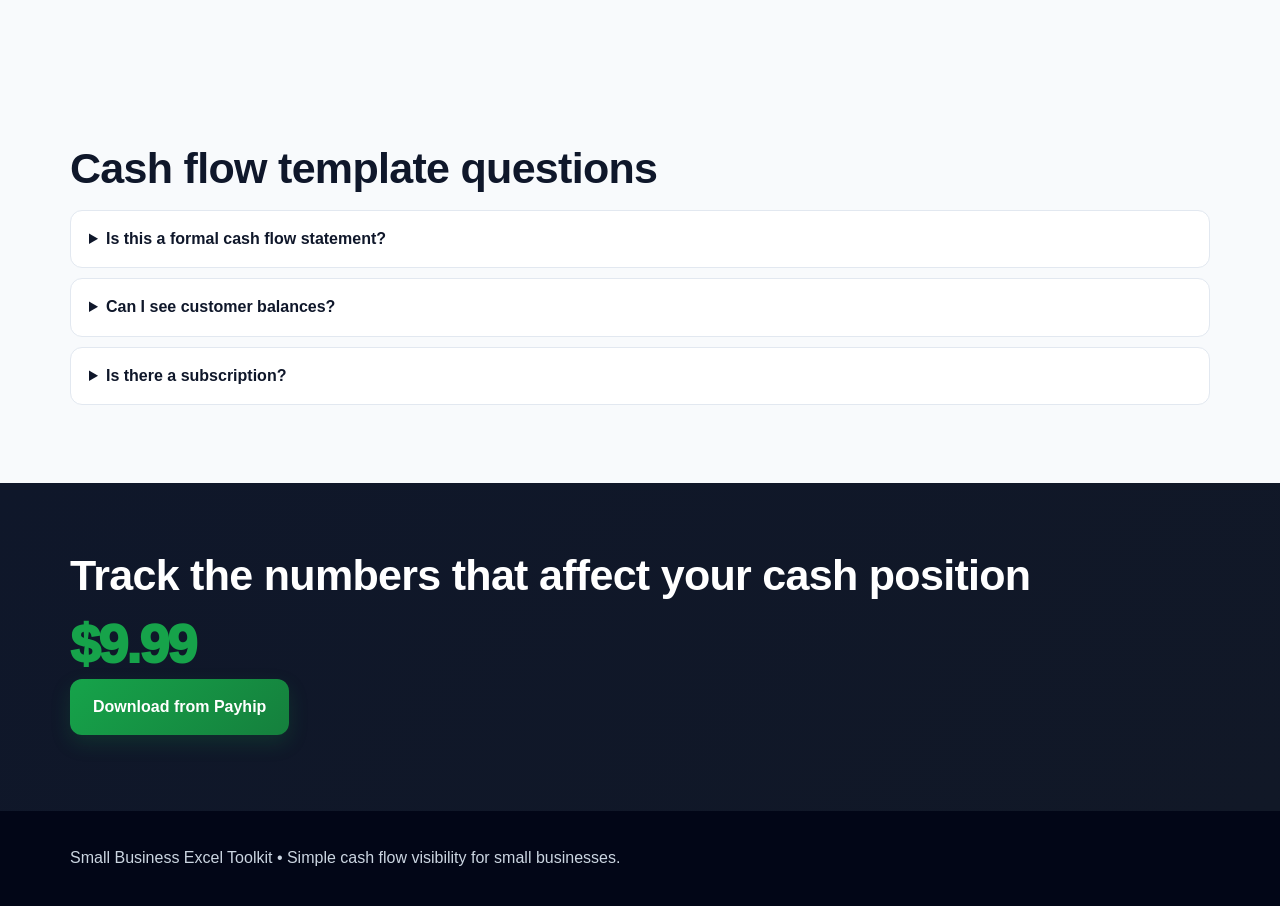
<file: cash-flow-template.html>
<!doctype html><html lang="en"><head><meta charset="utf-8"><meta name="viewport" content="width=device-width,initial-scale=1"><meta name="robots" content="index,follow"><title>Small Business Cash Flow Excel Template</title><meta name="description" content="Small business cash flow Excel template for tracking revenue, expenses, outstanding customer balances and profit from one practical workbook."><link rel="canonical" href="https://wakims254.github.io/samkim.unaux.com-/cash-flow-template.html"><meta property="og:type" content="website"><meta property="og:title" content="Small Business Cash Flow Excel Template"><meta property="og:description" content="Small business cash flow Excel template for tracking revenue, expenses, outstanding customer balances and profit from one practical workbook."><meta property="og:url" content="https://wakims254.github.io/samkim.unaux.com-/cash-flow-template.html"><link rel="stylesheet" href="styles.css"><script type="application/ld+json">{"@context":"https://schema.org","@type":"WebPage","name":"Small Business Cash Flow Excel Template","description":"Small business cash flow Excel template for tracking revenue, expenses, outstanding customer balances and profit from one practical workbook.","url":"https://wakims254.github.io/samkim.unaux.com-/cash-flow-template.html","isPartOf":{"@type":"WebSite","name":"Small Business Excel Toolkit","url":"https://wakims254.github.io/samkim.unaux.com-/"}}</script></head><body><header><div class="wrap"><nav><a class="brand" href="index.html">Small Business <span>Excel Toolkit</span></a><div class="links"><a href="sales-expense-tracker.html">Sales & Expenses</a><a href="inventory-tracker.html">Inventory</a><a href="customer-debt-tracker.html">Debt</a><a href="business-dashboard.html">Dashboard</a></div></nav></div></header><main><section class="hero"><div class="wrap hero-grid"><div><span class="badge">Cash flow tracking for small business</span><h1>Small Business Cash Flow Excel Template</h1><p class="lead">Keep revenue, expenses, outstanding customer balances and profit visible in one Excel workbook so you can understand what is coming in, going out and still unpaid.</p><a class="btn" href="https://payhip.com/b/4rvYb">Get the Toolkit — $9.99</a><a class="btn alt" href="#features">Explore cash flow features</a><p class="small">Instant digital download • No monthly software fee</p></div><div class="mock"><div class="dashboard"><div class="metric">Revenue<b>$690</b></div><div class="metric">Expenses<b>$148</b></div><div class="metric">Net Profit<b>$542</b></div><div class="metric">Debt<b>$85</b></div></div><div class="chart"></div></div></div></section><section id="features"><div class="wrap"><h2>Build a clearer picture of business cash movement</h2><div class="grid3"><div class="card"><h3>Revenue tracking</h3><p>Record sales so incoming business activity is easier to review.</p></div><div class="card"><h3>Expense tracking</h3><p>Log business costs and see how spending affects the money available to the business.</p></div><div class="card"><h3>Outstanding customer debt</h3><p>Keep unpaid balances visible instead of treating every invoice as money already received.</p></div><div class="card"><h3>Monthly performance</h3><p>Review revenue, expenses and profit month by month from the dashboard.</p></div><div class="card"><h3>Inventory visibility</h3><p>Monitor stock value and reorder needs because inventory can tie up business cash.</p></div><div class="card"><h3>One workbook</h3><p>Keep related operational and financial records together instead of switching among multiple spreadsheets.</p></div></div></div></section><section><div class="wrap"><h2>Cash flow visibility without complicated software</h2><p>This template is useful for small shops, freelancers, side hustles and service businesses that want a simple way to organize the numbers connected to day-to-day cash flow. It does not attempt to replace formal cash flow statements or professional accounting. Instead, it gives owners a practical operational view of sales, expenses, unpaid customer balances, stock and profit.</p><p>For transaction-level tracking, see the <a href="sales-expense-tracker.html">sales and expense tracker</a>. For unpaid customer amounts, see the <a href="customer-debt-tracker.html">customer debt tracker</a>. You can also review the <a href="profit-loss-tracker.html">profit and loss tracker</a> for a focused view of revenue, expenses and net profit.</p></div></section><section class="faq"><div class="wrap"><h2>Cash flow template questions</h2><details><summary>Is this a formal cash flow statement?</summary><p>No. It is a practical business tracking workbook designed to improve day-to-day visibility of revenue, expenses, debt and stock.</p></details><details><summary>Can I see customer balances?</summary><p>Yes. The toolkit includes customer debt tracking so outstanding amounts remain visible.</p></details><details><summary>Is there a subscription?</summary><p>No. It is a one-time digital purchase.</p></details></div></section><section class="band"><div class="wrap"><h2>Track the numbers that affect your cash position</h2><div class="price">$9.99</div><a class="btn" href="https://payhip.com/b/4rvYb">Download from Payhip</a></div></section></main><footer><div class="wrap">Small Business Excel Toolkit • Simple cash flow visibility for small businesses.</div></footer></body></html>
</file>
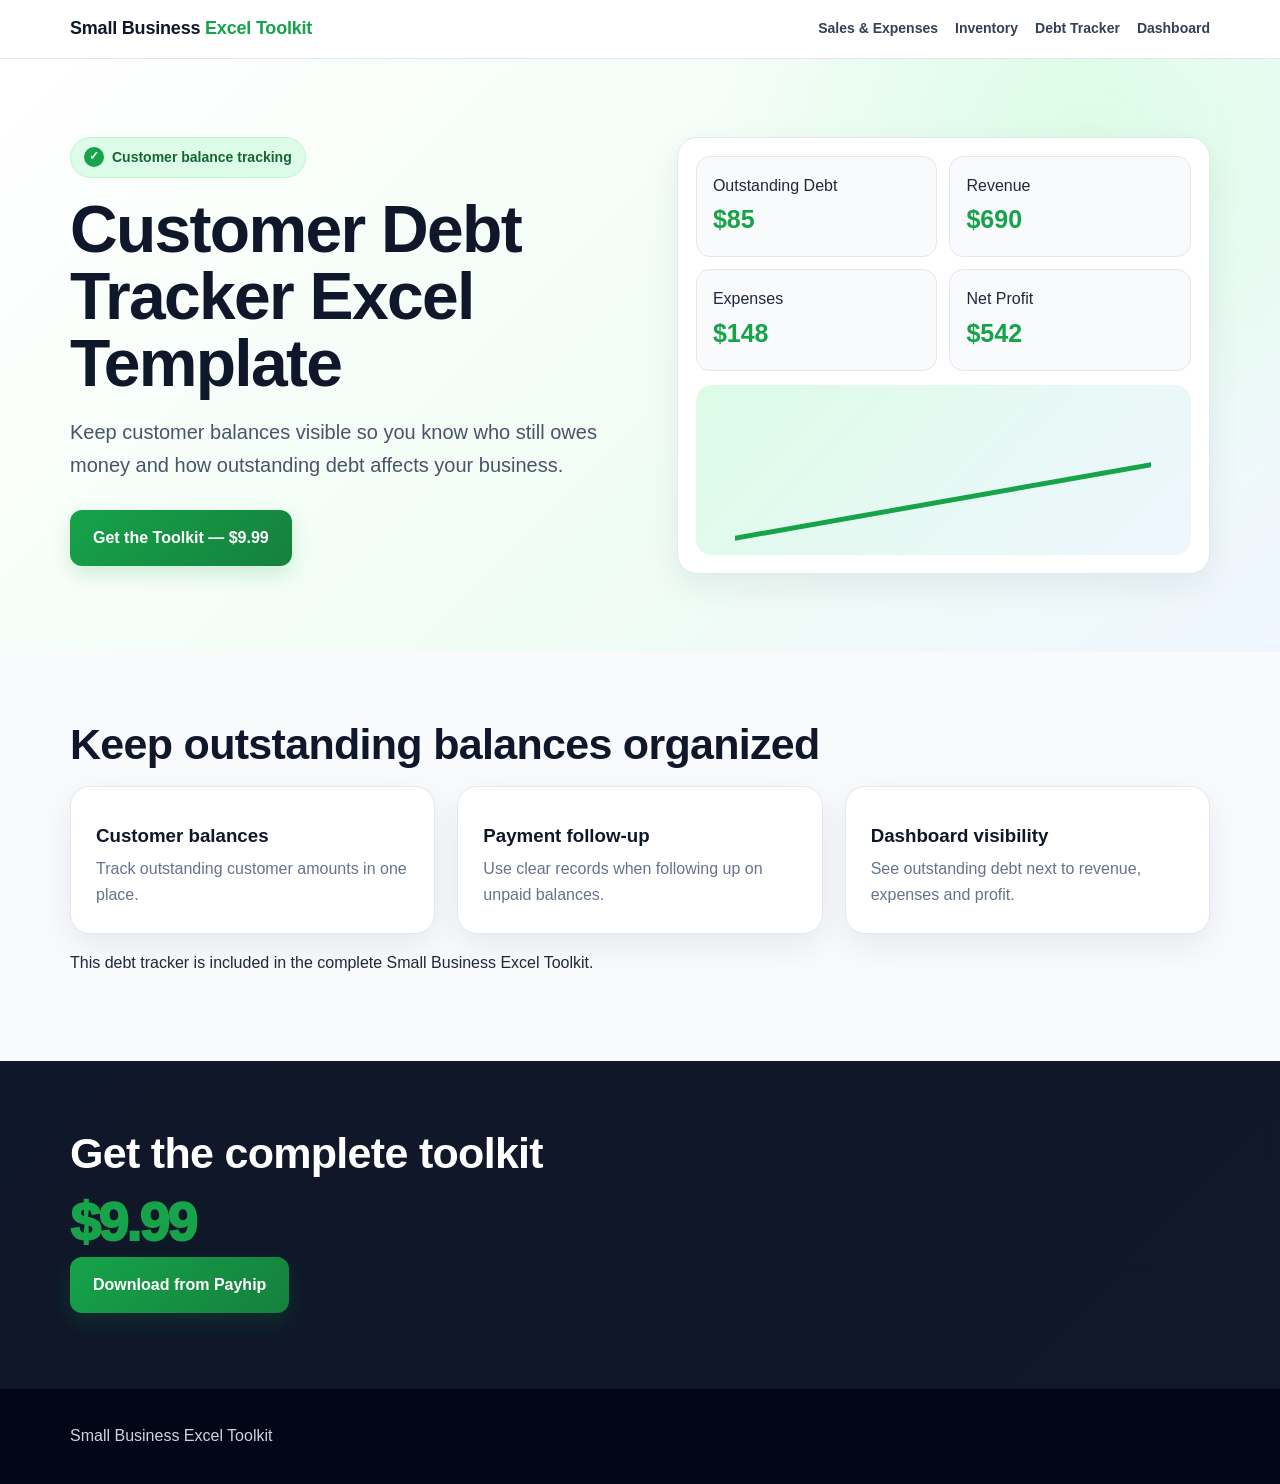
<file: customer-debt-tracker.html>
<!doctype html><html lang="en"><head><meta charset="utf-8"><meta name="viewport" content="width=device-width,initial-scale=1"><meta name="robots" content="index,follow"><title>Customer Debt Tracker Excel Template for Small Business</title><meta name="description" content="Track customer balances, outstanding debts and payments with a small business customer debt Excel template."><link rel="canonical" href="https://wakims254.github.io/samkim.unaux.com-/customer-debt-tracker.html"><meta property="og:type" content="website"><meta property="og:title" content="Customer Debt Tracker Excel Template for Small Business"><meta property="og:description" content="Track customer balances, outstanding debts and payments with a small business customer debt Excel template."><meta property="og:url" content="https://wakims254.github.io/samkim.unaux.com-/customer-debt-tracker.html"><link rel="stylesheet" href="styles.css"><script type="application/ld+json">{"@context":"https://schema.org","@type":"WebPage","name":"Customer Debt Tracker Excel Template for Small Business","description":"Track customer balances, outstanding debts and payments with a small business customer debt Excel template.","url":"https://wakims254.github.io/samkim.unaux.com-/customer-debt-tracker.html","isPartOf":{"@type":"WebSite","name":"Small Business Excel Toolkit","url":"https://wakims254.github.io/samkim.unaux.com-/"}}</script></head><body><header><div class="wrap"><nav><a class="brand" href="index.html">Small Business <span>Excel Toolkit</span></a><div class="links"><a href="sales-expense-tracker.html">Sales & Expenses</a><a href="inventory-tracker.html">Inventory</a><a href="customer-debt-tracker.html">Debt Tracker</a><a href="business-dashboard.html">Dashboard</a></div></nav></div></header><main><section class="hero"><div class="wrap hero-grid"><div><span class="badge">Customer balance tracking</span><h1>Customer Debt Tracker Excel Template</h1><p class="lead">Keep customer balances visible so you know who still owes money and how outstanding debt affects your business.</p><a class="btn" href="https://payhip.com/b/4rvYb">Get the Toolkit — $9.99</a></div><div class="mock"><div class="dashboard"><div class="metric">Outstanding Debt<b>$85</b></div><div class="metric">Revenue<b>$690</b></div><div class="metric">Expenses<b>$148</b></div><div class="metric">Net Profit<b>$542</b></div></div><div class="chart"></div></div></div></section><section id="features"><div class="wrap"><h2>Keep outstanding balances organized</h2><div class="grid3"><div class="card"><h3>Customer balances</h3><p>Track outstanding customer amounts in one place.</p></div><div class="card"><h3>Payment follow-up</h3><p>Use clear records when following up on unpaid balances.</p></div><div class="card"><h3>Dashboard visibility</h3><p>See outstanding debt next to revenue, expenses and profit.</p></div></div><p>This debt tracker is included in the complete Small Business Excel Toolkit.</p></div></section><section class="band"><div class="wrap"><h2>Get the complete toolkit</h2><div class="price">$9.99</div><a class="btn" href="https://payhip.com/b/4rvYb">Download from Payhip</a></div></section></main><footer><div class="wrap">Small Business Excel Toolkit</div></footer></body></html>
</file>
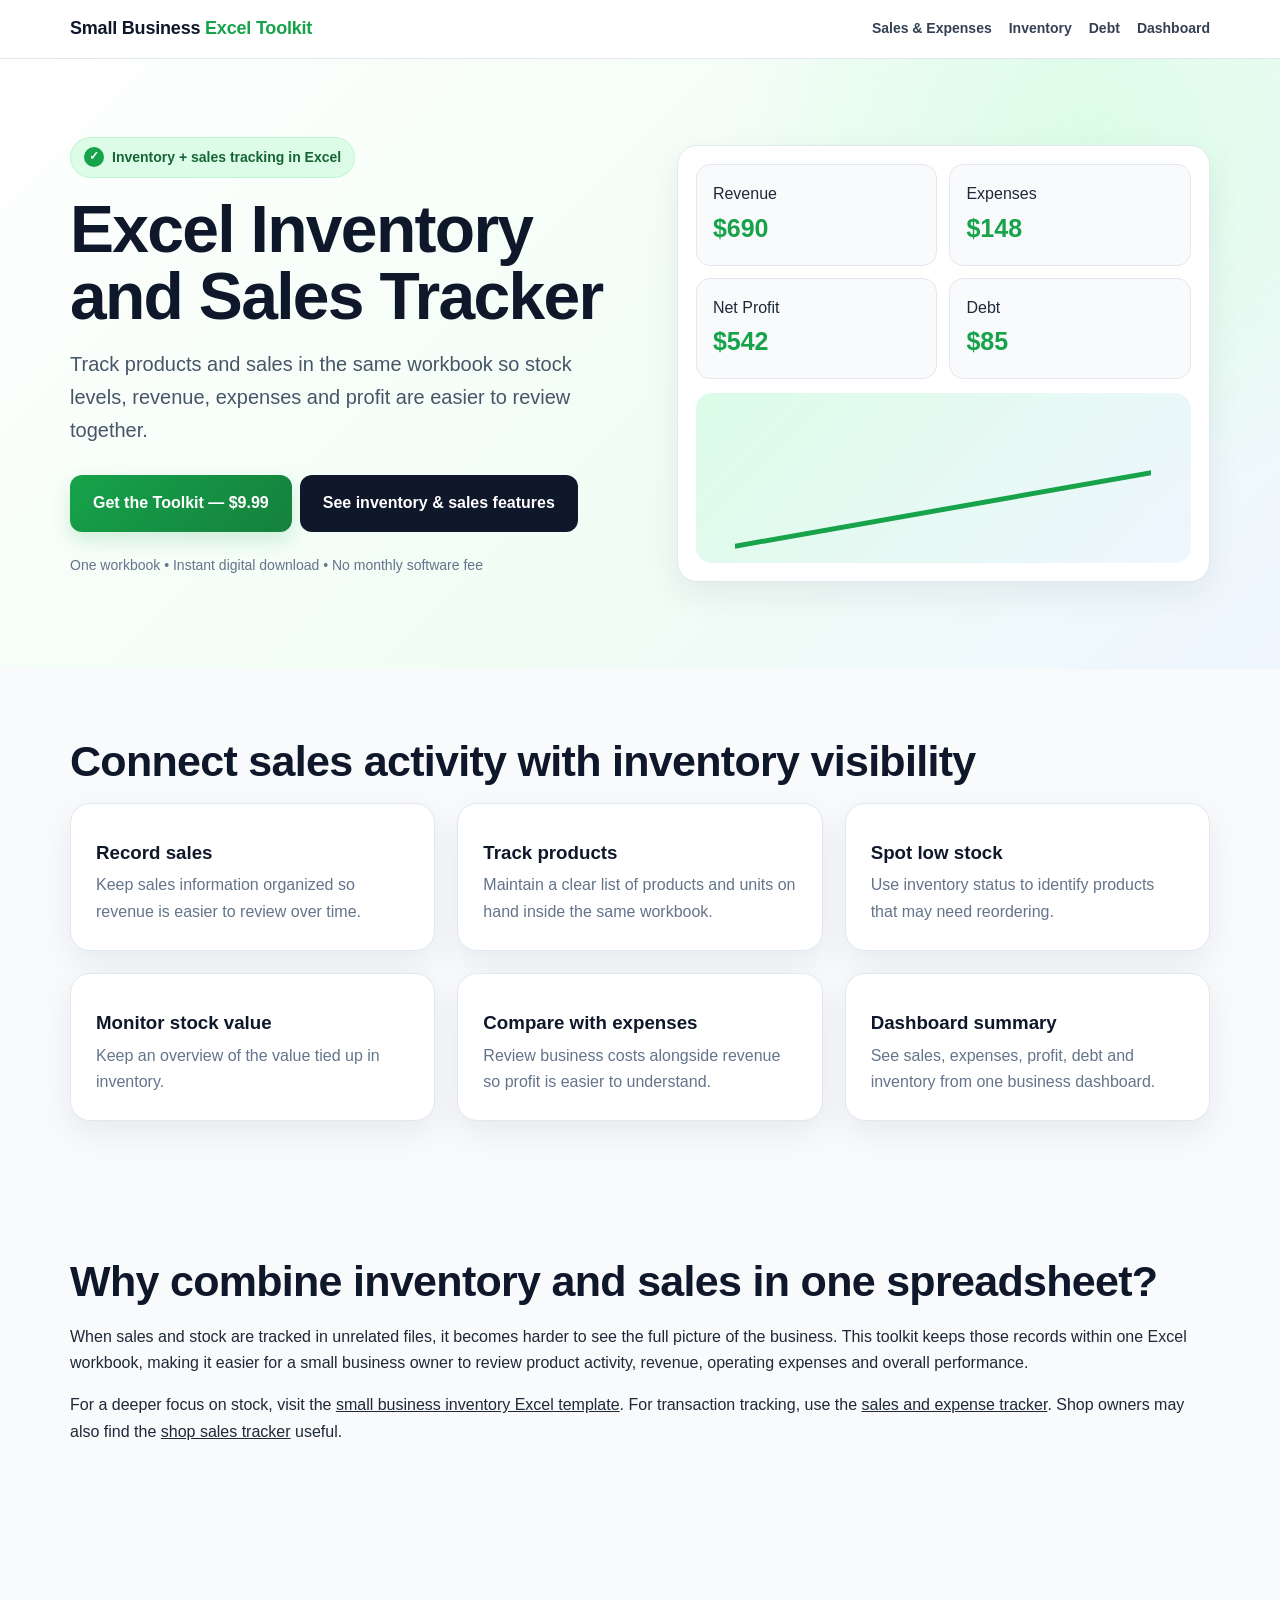
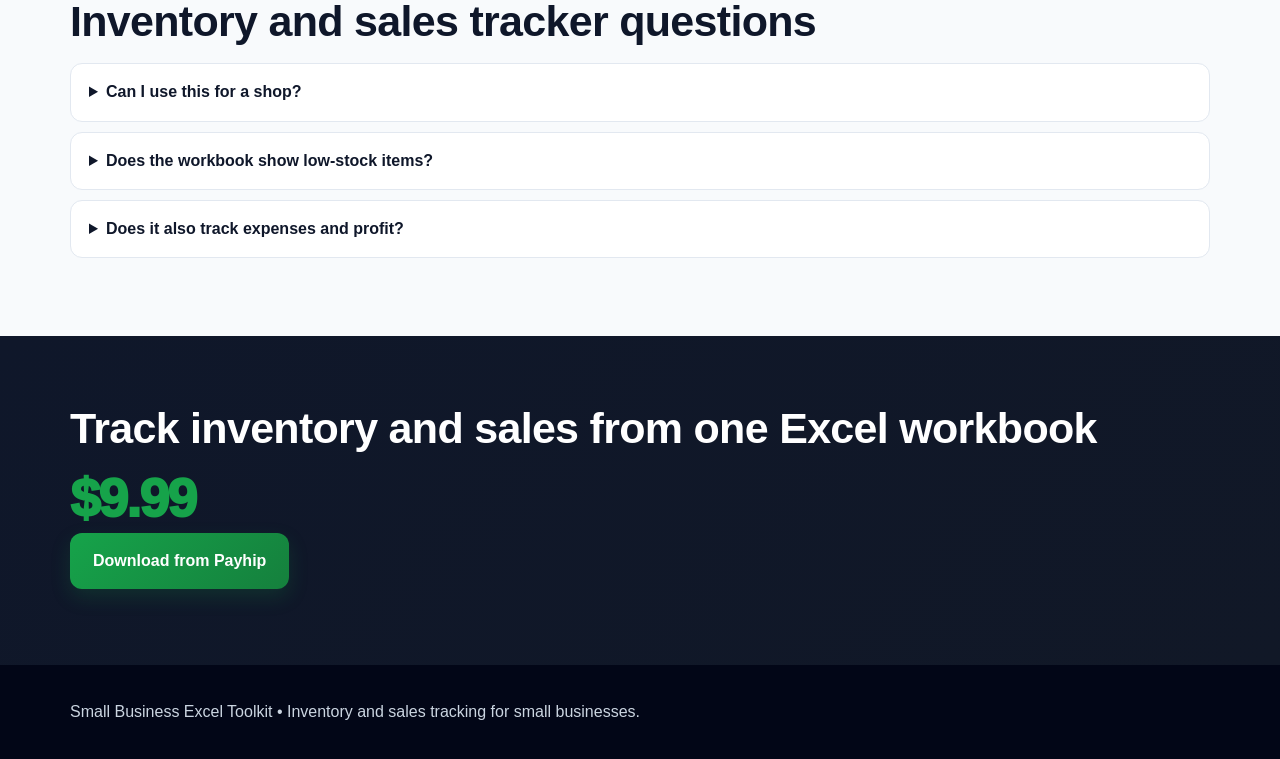
<file: inventory-sales-tracker.html>
<!doctype html><html lang="en"><head><meta charset="utf-8"><meta name="viewport" content="width=device-width,initial-scale=1"><meta name="robots" content="index,follow"><title>Excel Inventory and Sales Tracker for Small Business</title><meta name="description" content="Excel inventory and sales tracker for small businesses to record sales, stock levels, expenses and profit from one easy workbook."><link rel="canonical" href="https://wakims254.github.io/samkim.unaux.com-/inventory-sales-tracker.html"><meta property="og:type" content="website"><meta property="og:title" content="Excel Inventory and Sales Tracker for Small Business"><meta property="og:description" content="Excel inventory and sales tracker for small businesses to record sales, stock levels, expenses and profit from one easy workbook."><meta property="og:url" content="https://wakims254.github.io/samkim.unaux.com-/inventory-sales-tracker.html"><link rel="stylesheet" href="styles.css"><script type="application/ld+json">{"@context":"https://schema.org","@type":"WebPage","name":"Excel Inventory and Sales Tracker for Small Business","description":"Excel inventory and sales tracker for small businesses to record sales, stock levels, expenses and profit from one easy workbook.","url":"https://wakims254.github.io/samkim.unaux.com-/inventory-sales-tracker.html","isPartOf":{"@type":"WebSite","name":"Small Business Excel Toolkit","url":"https://wakims254.github.io/samkim.unaux.com-/"}}</script></head><body><header><div class="wrap"><nav><a class="brand" href="index.html">Small Business <span>Excel Toolkit</span></a><div class="links"><a href="sales-expense-tracker.html">Sales & Expenses</a><a href="inventory-tracker.html">Inventory</a><a href="customer-debt-tracker.html">Debt</a><a href="business-dashboard.html">Dashboard</a></div></nav></div></header><main><section class="hero"><div class="wrap hero-grid"><div><span class="badge">Inventory + sales tracking in Excel</span><h1>Excel Inventory and Sales Tracker</h1><p class="lead">Track products and sales in the same workbook so stock levels, revenue, expenses and profit are easier to review together.</p><a class="btn" href="https://payhip.com/b/4rvYb">Get the Toolkit — $9.99</a><a class="btn alt" href="#features">See inventory & sales features</a><p class="small">One workbook • Instant digital download • No monthly software fee</p></div><div class="mock"><div class="dashboard"><div class="metric">Revenue<b>$690</b></div><div class="metric">Expenses<b>$148</b></div><div class="metric">Net Profit<b>$542</b></div><div class="metric">Debt<b>$85</b></div></div><div class="chart"></div></div></div></section><section id="features"><div class="wrap"><h2>Connect sales activity with inventory visibility</h2><div class="grid3"><div class="card"><h3>Record sales</h3><p>Keep sales information organized so revenue is easier to review over time.</p></div><div class="card"><h3>Track products</h3><p>Maintain a clear list of products and units on hand inside the same workbook.</p></div><div class="card"><h3>Spot low stock</h3><p>Use inventory status to identify products that may need reordering.</p></div><div class="card"><h3>Monitor stock value</h3><p>Keep an overview of the value tied up in inventory.</p></div><div class="card"><h3>Compare with expenses</h3><p>Review business costs alongside revenue so profit is easier to understand.</p></div><div class="card"><h3>Dashboard summary</h3><p>See sales, expenses, profit, debt and inventory from one business dashboard.</p></div></div></div></section><section><div class="wrap"><h2>Why combine inventory and sales in one spreadsheet?</h2><p>When sales and stock are tracked in unrelated files, it becomes harder to see the full picture of the business. This toolkit keeps those records within one Excel workbook, making it easier for a small business owner to review product activity, revenue, operating expenses and overall performance.</p><p>For a deeper focus on stock, visit the <a href="inventory-tracker.html">small business inventory Excel template</a>. For transaction tracking, use the <a href="sales-expense-tracker.html">sales and expense tracker</a>. Shop owners may also find the <a href="shop-sales-tracker.html">shop sales tracker</a> useful.</p></div></section><section class="faq"><div class="wrap"><h2>Inventory and sales tracker questions</h2><details><summary>Can I use this for a shop?</summary><p>Yes. It is intended for small shops, online sellers and other small businesses that need simple sales and stock tracking.</p></details><details><summary>Does the workbook show low-stock items?</summary><p>The inventory section is designed to keep stock status and reorder needs visible.</p></details><details><summary>Does it also track expenses and profit?</summary><p>Yes. The complete toolkit includes sales, expenses, inventory, customer debt and a profit dashboard.</p></details></div></section><section class="band"><div class="wrap"><h2>Track inventory and sales from one Excel workbook</h2><div class="price">$9.99</div><a class="btn" href="https://payhip.com/b/4rvYb">Download from Payhip</a></div></section></main><footer><div class="wrap">Small Business Excel Toolkit • Inventory and sales tracking for small businesses.</div></footer></body></html>
</file>
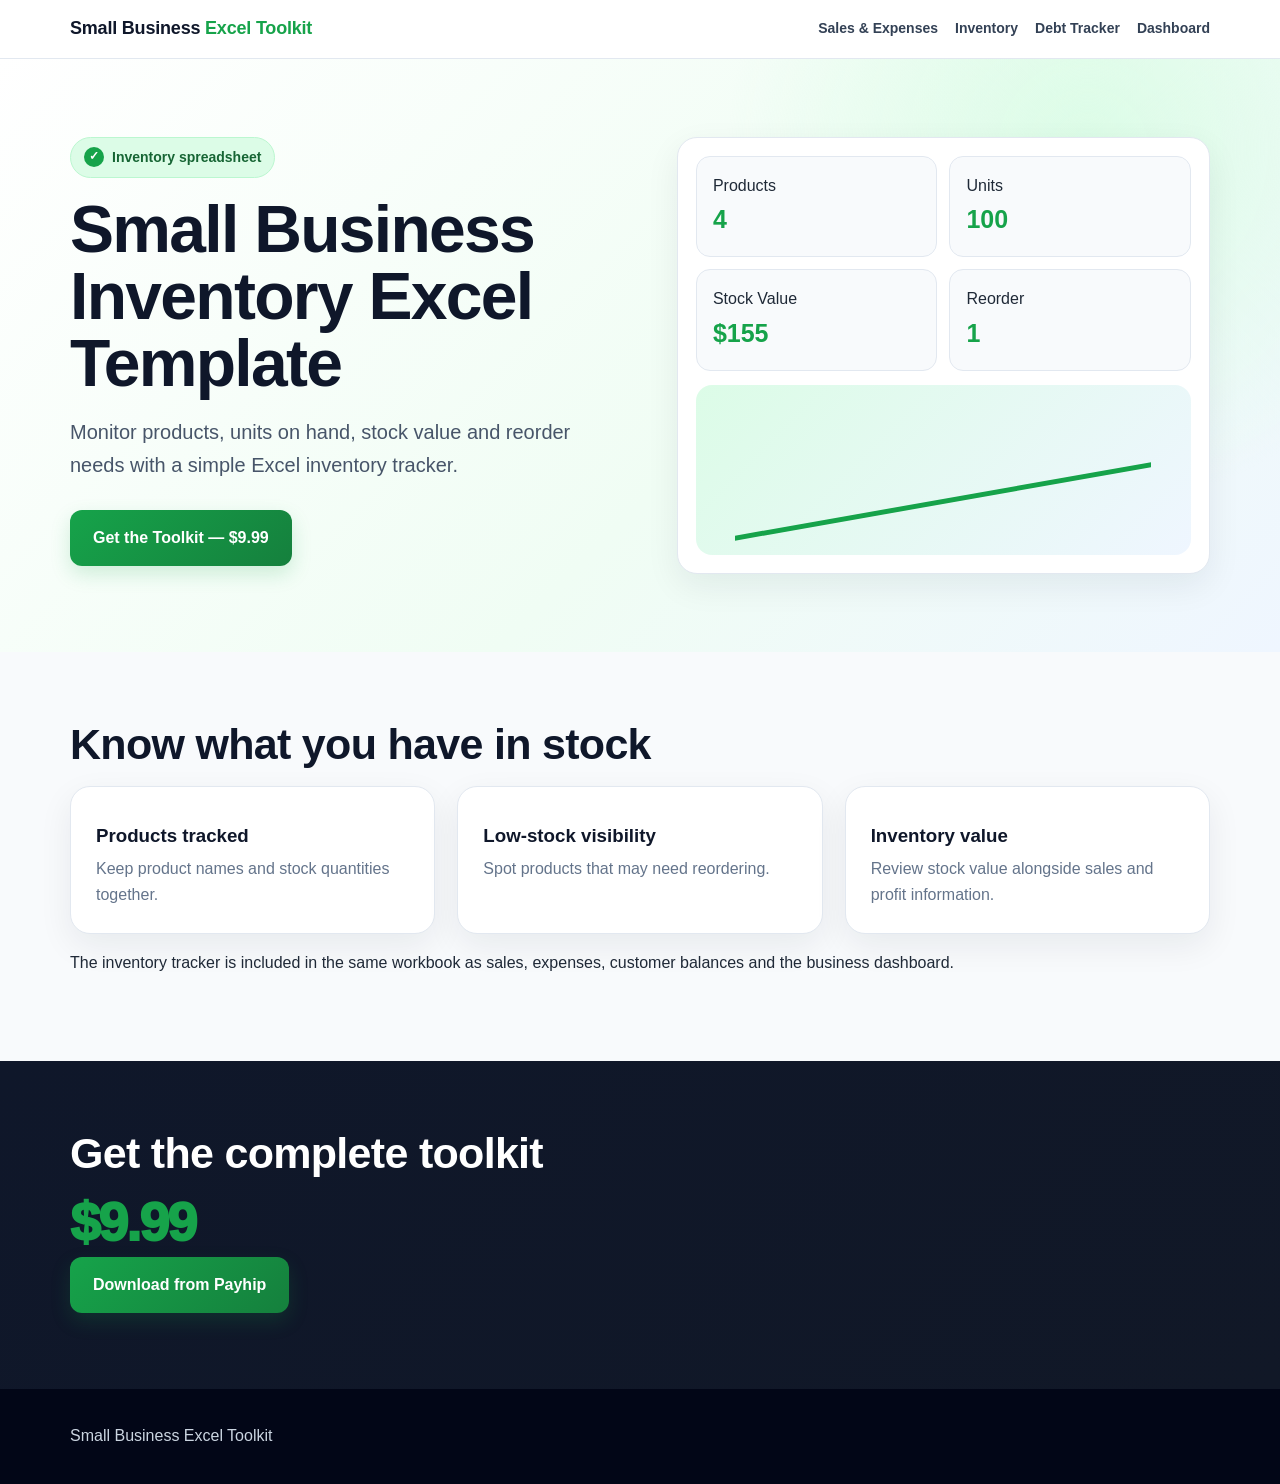
<file: inventory-tracker.html>
<!doctype html><html lang="en"><head><meta charset="utf-8"><meta name="viewport" content="width=device-width,initial-scale=1"><meta name="robots" content="index,follow"><title>Small Business Inventory Excel Template – Stock Tracker</title><meta name="description" content="Small business inventory Excel template for tracking products, stock levels, stock value and reorder needs."><link rel="canonical" href="https://wakims254.github.io/samkim.unaux.com-/inventory-tracker.html"><meta property="og:type" content="website"><meta property="og:title" content="Small Business Inventory Excel Template – Stock Tracker"><meta property="og:description" content="Small business inventory Excel template for tracking products, stock levels, stock value and reorder needs."><meta property="og:url" content="https://wakims254.github.io/samkim.unaux.com-/inventory-tracker.html"><link rel="stylesheet" href="styles.css"><script type="application/ld+json">{"@context":"https://schema.org","@type":"WebPage","name":"Small Business Inventory Excel Template – Stock Tracker","description":"Small business inventory Excel template for tracking products, stock levels, stock value and reorder needs.","url":"https://wakims254.github.io/samkim.unaux.com-/inventory-tracker.html","isPartOf":{"@type":"WebSite","name":"Small Business Excel Toolkit","url":"https://wakims254.github.io/samkim.unaux.com-/"}}</script></head><body><header><div class="wrap"><nav><a class="brand" href="index.html">Small Business <span>Excel Toolkit</span></a><div class="links"><a href="sales-expense-tracker.html">Sales & Expenses</a><a href="inventory-tracker.html">Inventory</a><a href="customer-debt-tracker.html">Debt Tracker</a><a href="business-dashboard.html">Dashboard</a></div></nav></div></header><main><section class="hero"><div class="wrap hero-grid"><div><span class="badge">Inventory spreadsheet</span><h1>Small Business Inventory Excel Template</h1><p class="lead">Monitor products, units on hand, stock value and reorder needs with a simple Excel inventory tracker.</p><a class="btn" href="https://payhip.com/b/4rvYb">Get the Toolkit — $9.99</a></div><div class="mock"><div class="dashboard"><div class="metric">Products<b>4</b></div><div class="metric">Units<b>100</b></div><div class="metric">Stock Value<b>$155</b></div><div class="metric">Reorder<b>1</b></div></div><div class="chart"></div></div></div></section><section id="features"><div class="wrap"><h2>Know what you have in stock</h2><div class="grid3"><div class="card"><h3>Products tracked</h3><p>Keep product names and stock quantities together.</p></div><div class="card"><h3>Low-stock visibility</h3><p>Spot products that may need reordering.</p></div><div class="card"><h3>Inventory value</h3><p>Review stock value alongside sales and profit information.</p></div></div><p>The inventory tracker is included in the same workbook as sales, expenses, customer balances and the business dashboard.</p></div></section><section class="band"><div class="wrap"><h2>Get the complete toolkit</h2><div class="price">$9.99</div><a class="btn" href="https://payhip.com/b/4rvYb">Download from Payhip</a></div></section></main><footer><div class="wrap">Small Business Excel Toolkit</div></footer></body></html>
</file>
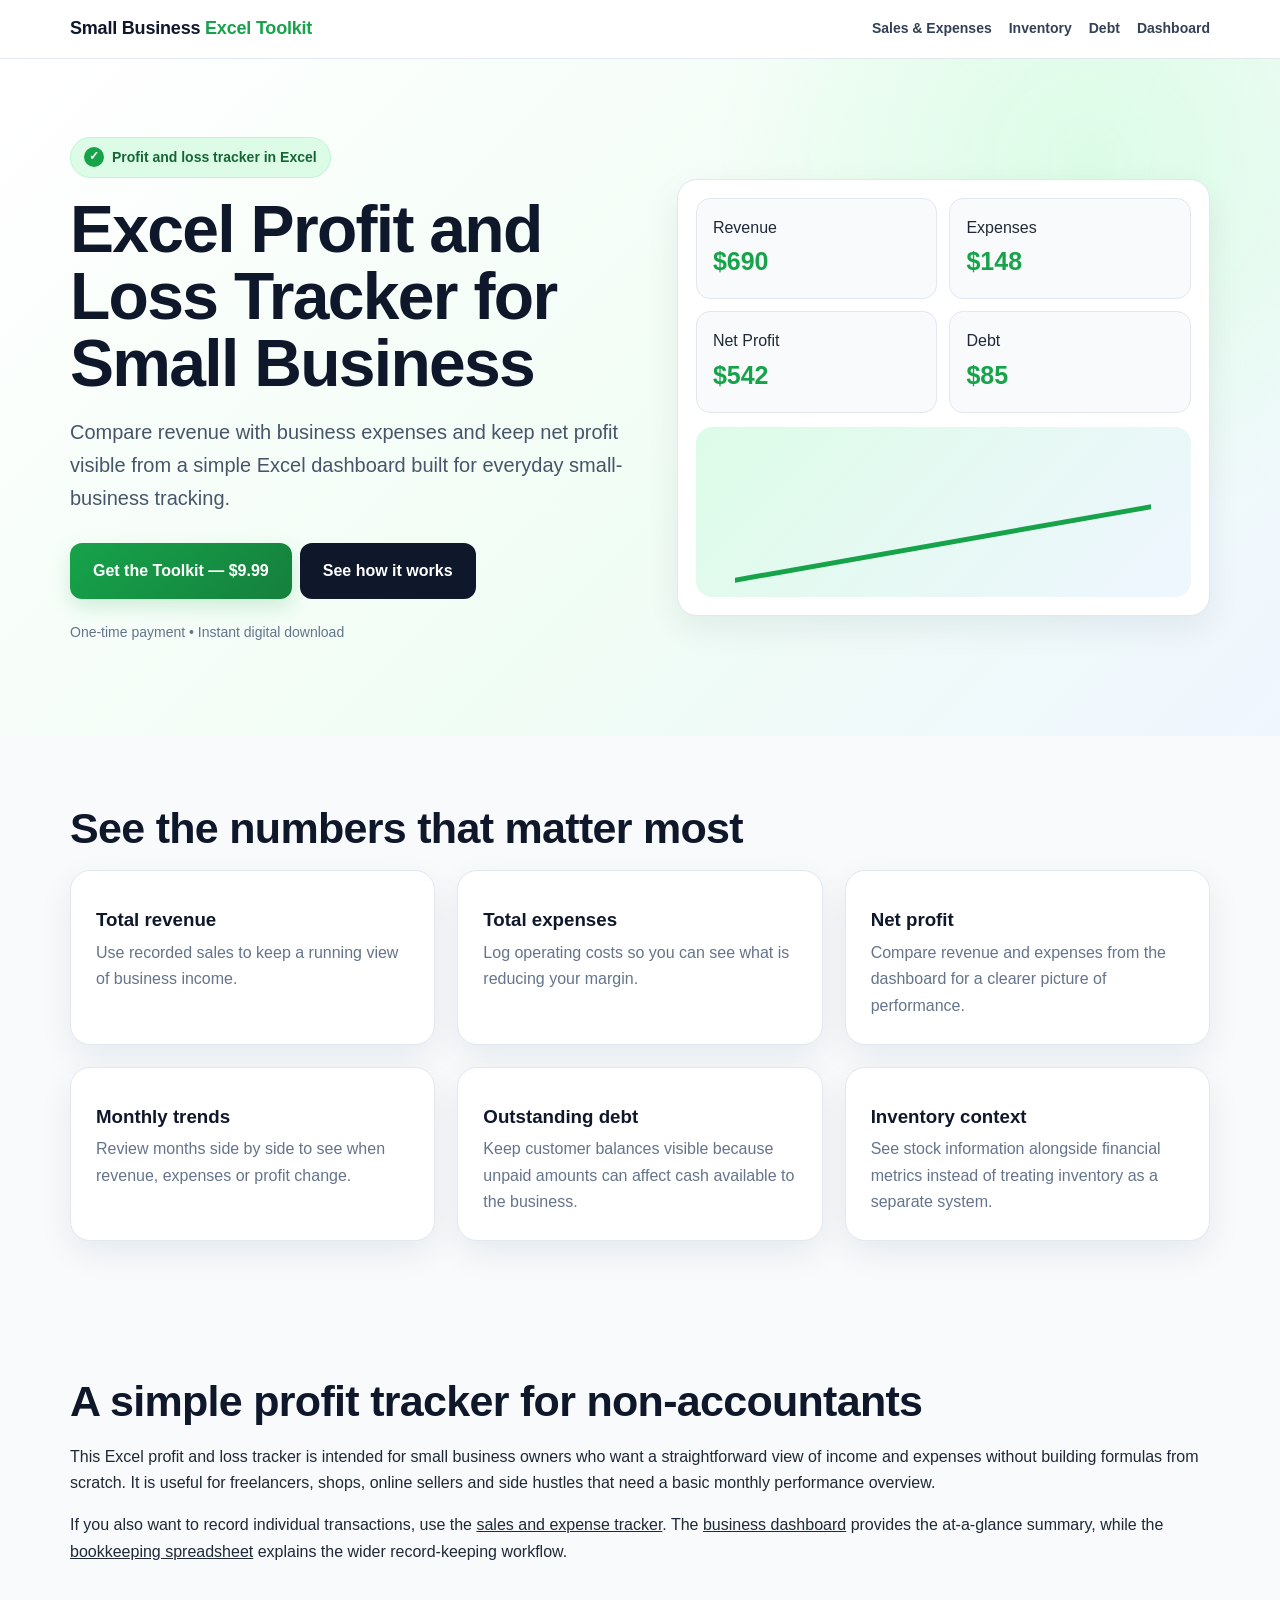
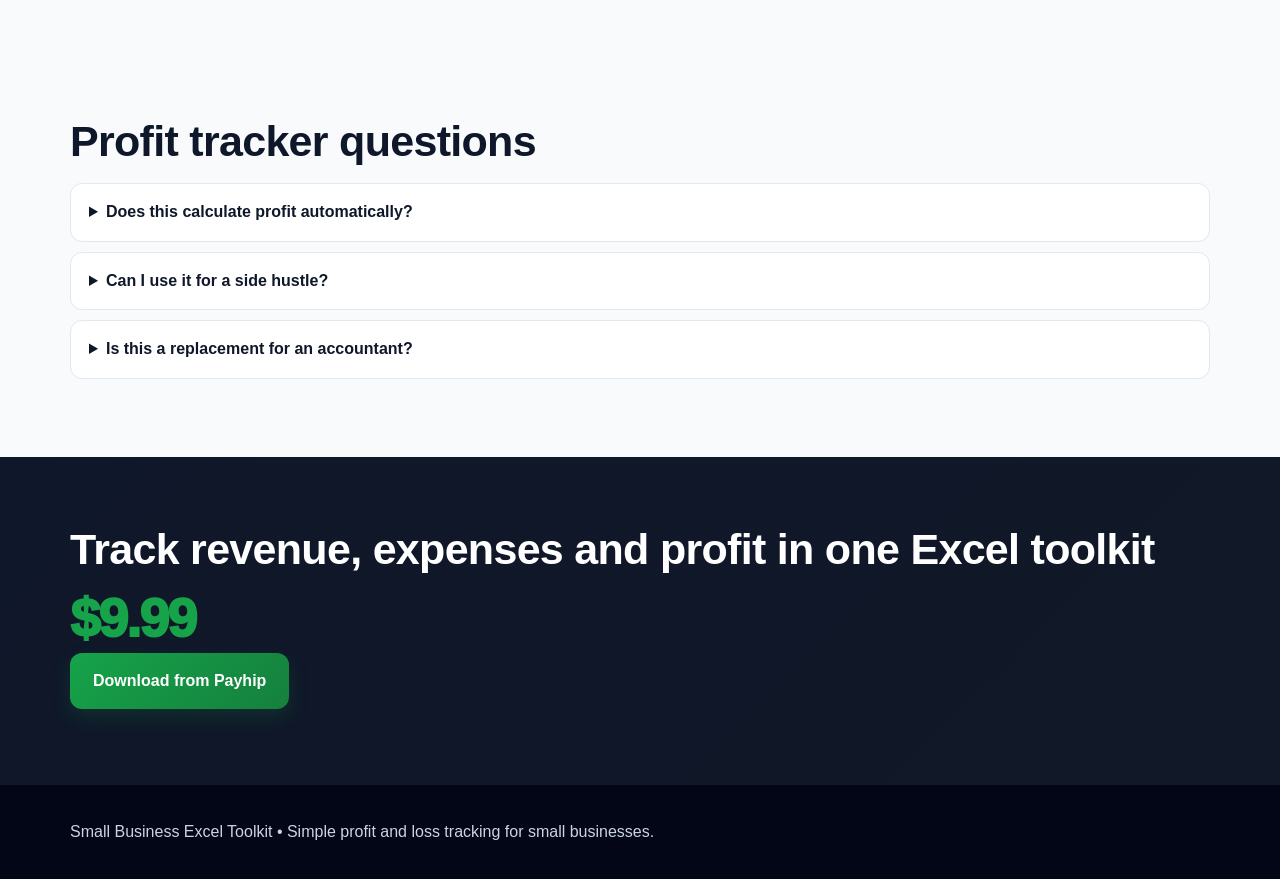
<file: profit-loss-tracker.html>
<!doctype html><html lang="en"><head><meta charset="utf-8"><meta name="viewport" content="width=device-width,initial-scale=1"><meta name="robots" content="index,follow"><title>Excel Profit and Loss Tracker for Small Business</title><meta name="description" content="Excel profit and loss tracker for small business owners to compare revenue, expenses and net profit using a simple business dashboard."><link rel="canonical" href="https://wakims254.github.io/samkim.unaux.com-/profit-loss-tracker.html"><meta property="og:type" content="website"><meta property="og:title" content="Excel Profit and Loss Tracker for Small Business"><meta property="og:description" content="Excel profit and loss tracker for small business owners to compare revenue, expenses and net profit using a simple business dashboard."><meta property="og:url" content="https://wakims254.github.io/samkim.unaux.com-/profit-loss-tracker.html"><link rel="stylesheet" href="styles.css"><script type="application/ld+json">{"@context":"https://schema.org","@type":"WebPage","name":"Excel Profit and Loss Tracker for Small Business","description":"Excel profit and loss tracker for small business owners to compare revenue, expenses and net profit using a simple business dashboard.","url":"https://wakims254.github.io/samkim.unaux.com-/profit-loss-tracker.html","isPartOf":{"@type":"WebSite","name":"Small Business Excel Toolkit","url":"https://wakims254.github.io/samkim.unaux.com-/"}}</script></head><body><header><div class="wrap"><nav><a class="brand" href="index.html">Small Business <span>Excel Toolkit</span></a><div class="links"><a href="sales-expense-tracker.html">Sales & Expenses</a><a href="inventory-tracker.html">Inventory</a><a href="customer-debt-tracker.html">Debt</a><a href="business-dashboard.html">Dashboard</a></div></nav></div></header><main><section class="hero"><div class="wrap hero-grid"><div><span class="badge">Profit and loss tracker in Excel</span><h1>Excel Profit and Loss Tracker for Small Business</h1><p class="lead">Compare revenue with business expenses and keep net profit visible from a simple Excel dashboard built for everyday small-business tracking.</p><a class="btn" href="https://payhip.com/b/4rvYb">Get the Toolkit — $9.99</a><a class="btn alt" href="#features">See how it works</a><p class="small">One-time payment • Instant digital download</p></div><div class="mock"><div class="dashboard"><div class="metric">Revenue<b>$690</b></div><div class="metric">Expenses<b>$148</b></div><div class="metric">Net Profit<b>$542</b></div><div class="metric">Debt<b>$85</b></div></div><div class="chart"></div></div></div></section><section id="features"><div class="wrap"><h2>See the numbers that matter most</h2><div class="grid3"><div class="card"><h3>Total revenue</h3><p>Use recorded sales to keep a running view of business income.</p></div><div class="card"><h3>Total expenses</h3><p>Log operating costs so you can see what is reducing your margin.</p></div><div class="card"><h3>Net profit</h3><p>Compare revenue and expenses from the dashboard for a clearer picture of performance.</p></div><div class="card"><h3>Monthly trends</h3><p>Review months side by side to see when revenue, expenses or profit change.</p></div><div class="card"><h3>Outstanding debt</h3><p>Keep customer balances visible because unpaid amounts can affect cash available to the business.</p></div><div class="card"><h3>Inventory context</h3><p>See stock information alongside financial metrics instead of treating inventory as a separate system.</p></div></div></div></section><section><div class="wrap"><h2>A simple profit tracker for non-accountants</h2><p>This Excel profit and loss tracker is intended for small business owners who want a straightforward view of income and expenses without building formulas from scratch. It is useful for freelancers, shops, online sellers and side hustles that need a basic monthly performance overview.</p><p>If you also want to record individual transactions, use the <a href="sales-expense-tracker.html">sales and expense tracker</a>. The <a href="business-dashboard.html">business dashboard</a> provides the at-a-glance summary, while the <a href="bookkeeping-spreadsheet.html">bookkeeping spreadsheet</a> explains the wider record-keeping workflow.</p></div></section><section class="faq"><div class="wrap"><h2>Profit tracker questions</h2><details><summary>Does this calculate profit automatically?</summary><p>The workbook uses prepared formulas and dashboard summaries based on the information entered into the relevant tracking sections.</p></details><details><summary>Can I use it for a side hustle?</summary><p>Yes. The layout is intended for small operations as well as established small businesses.</p></details><details><summary>Is this a replacement for an accountant?</summary><p>No. It is a business tracking tool and does not replace professional accounting, tax or financial advice.</p></details></div></section><section class="band"><div class="wrap"><h2>Track revenue, expenses and profit in one Excel toolkit</h2><div class="price">$9.99</div><a class="btn" href="https://payhip.com/b/4rvYb">Download from Payhip</a></div></section></main><footer><div class="wrap">Small Business Excel Toolkit • Simple profit and loss tracking for small businesses.</div></footer></body></html>
</file>
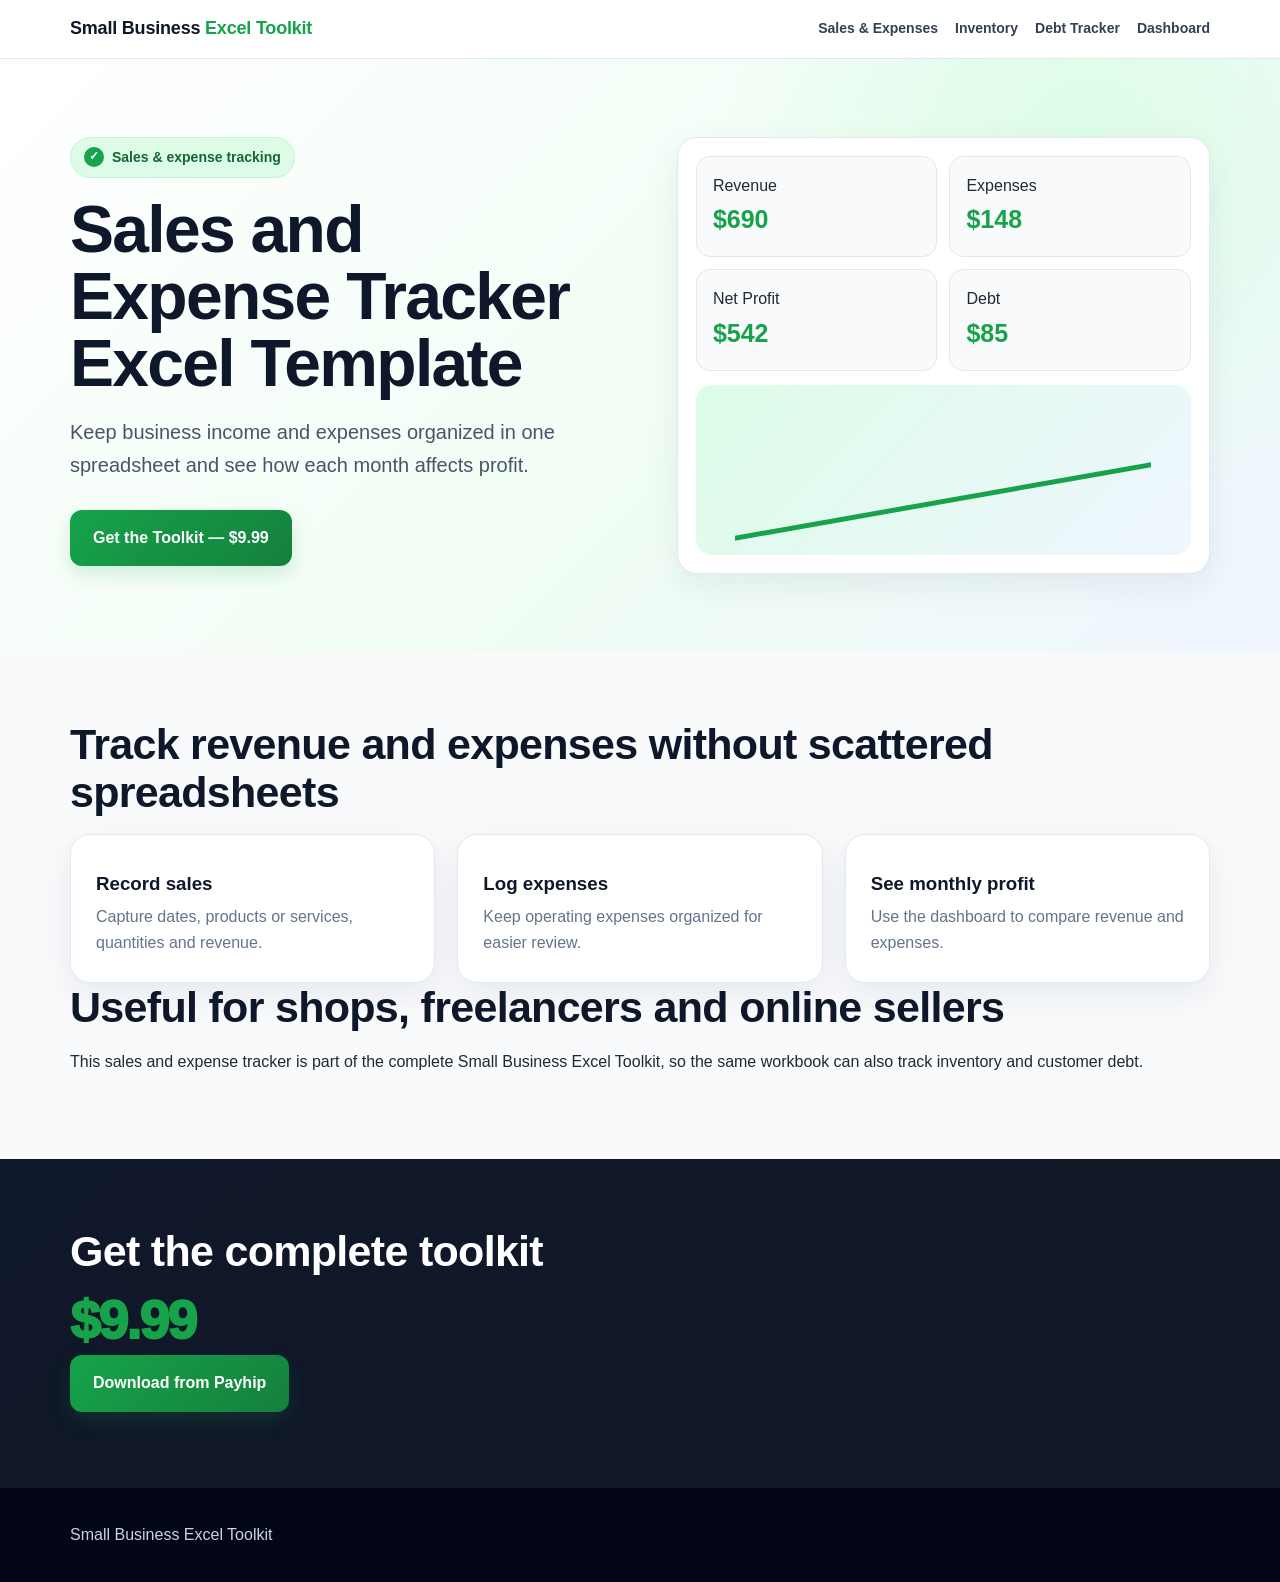
<file: sales-expense-tracker.html>
<!doctype html><html lang="en"><head><meta charset="utf-8"><meta name="viewport" content="width=device-width,initial-scale=1"><meta name="robots" content="index,follow"><title>Sales and Expense Tracker Excel Template for Small Business</title><meta name="description" content="Track small business sales, expenses and profit with an easy Excel sales and expense tracker."><link rel="canonical" href="https://wakims254.github.io/samkim.unaux.com-/sales-expense-tracker.html"><meta property="og:type" content="website"><meta property="og:title" content="Sales and Expense Tracker Excel Template for Small Business"><meta property="og:description" content="Track small business sales, expenses and profit with an easy Excel sales and expense tracker."><meta property="og:url" content="https://wakims254.github.io/samkim.unaux.com-/sales-expense-tracker.html"><link rel="stylesheet" href="styles.css"><script type="application/ld+json">{"@context":"https://schema.org","@type":"WebPage","name":"Sales and Expense Tracker Excel Template for Small Business","description":"Track small business sales, expenses and profit with an easy Excel sales and expense tracker.","url":"https://wakims254.github.io/samkim.unaux.com-/sales-expense-tracker.html","isPartOf":{"@type":"WebSite","name":"Small Business Excel Toolkit","url":"https://wakims254.github.io/samkim.unaux.com-/"}}</script></head><body><header><div class="wrap"><nav><a class="brand" href="index.html">Small Business <span>Excel Toolkit</span></a><div class="links"><a href="sales-expense-tracker.html">Sales & Expenses</a><a href="inventory-tracker.html">Inventory</a><a href="customer-debt-tracker.html">Debt Tracker</a><a href="business-dashboard.html">Dashboard</a></div></nav></div></header><main><section class="hero"><div class="wrap hero-grid"><div><span class="badge">Sales & expense tracking</span><h1>Sales and Expense Tracker Excel Template</h1><p class="lead">Keep business income and expenses organized in one spreadsheet and see how each month affects profit.</p><a class="btn" href="https://payhip.com/b/4rvYb">Get the Toolkit — $9.99</a></div><div class="mock"><div class="dashboard"><div class="metric">Revenue<b>$690</b></div><div class="metric">Expenses<b>$148</b></div><div class="metric">Net Profit<b>$542</b></div><div class="metric">Debt<b>$85</b></div></div><div class="chart"></div></div></div></section><section id="features"><div class="wrap"><h2>Track revenue and expenses without scattered spreadsheets</h2><div class="grid3"><div class="card"><h3>Record sales</h3><p>Capture dates, products or services, quantities and revenue.</p></div><div class="card"><h3>Log expenses</h3><p>Keep operating expenses organized for easier review.</p></div><div class="card"><h3>See monthly profit</h3><p>Use the dashboard to compare revenue and expenses.</p></div></div><h2>Useful for shops, freelancers and online sellers</h2><p>This sales and expense tracker is part of the complete Small Business Excel Toolkit, so the same workbook can also track inventory and customer debt.</p></div></section><section class="band"><div class="wrap"><h2>Get the complete toolkit</h2><div class="price">$9.99</div><a class="btn" href="https://payhip.com/b/4rvYb">Download from Payhip</a></div></section></main><footer><div class="wrap">Small Business Excel Toolkit</div></footer></body></html>
</file>
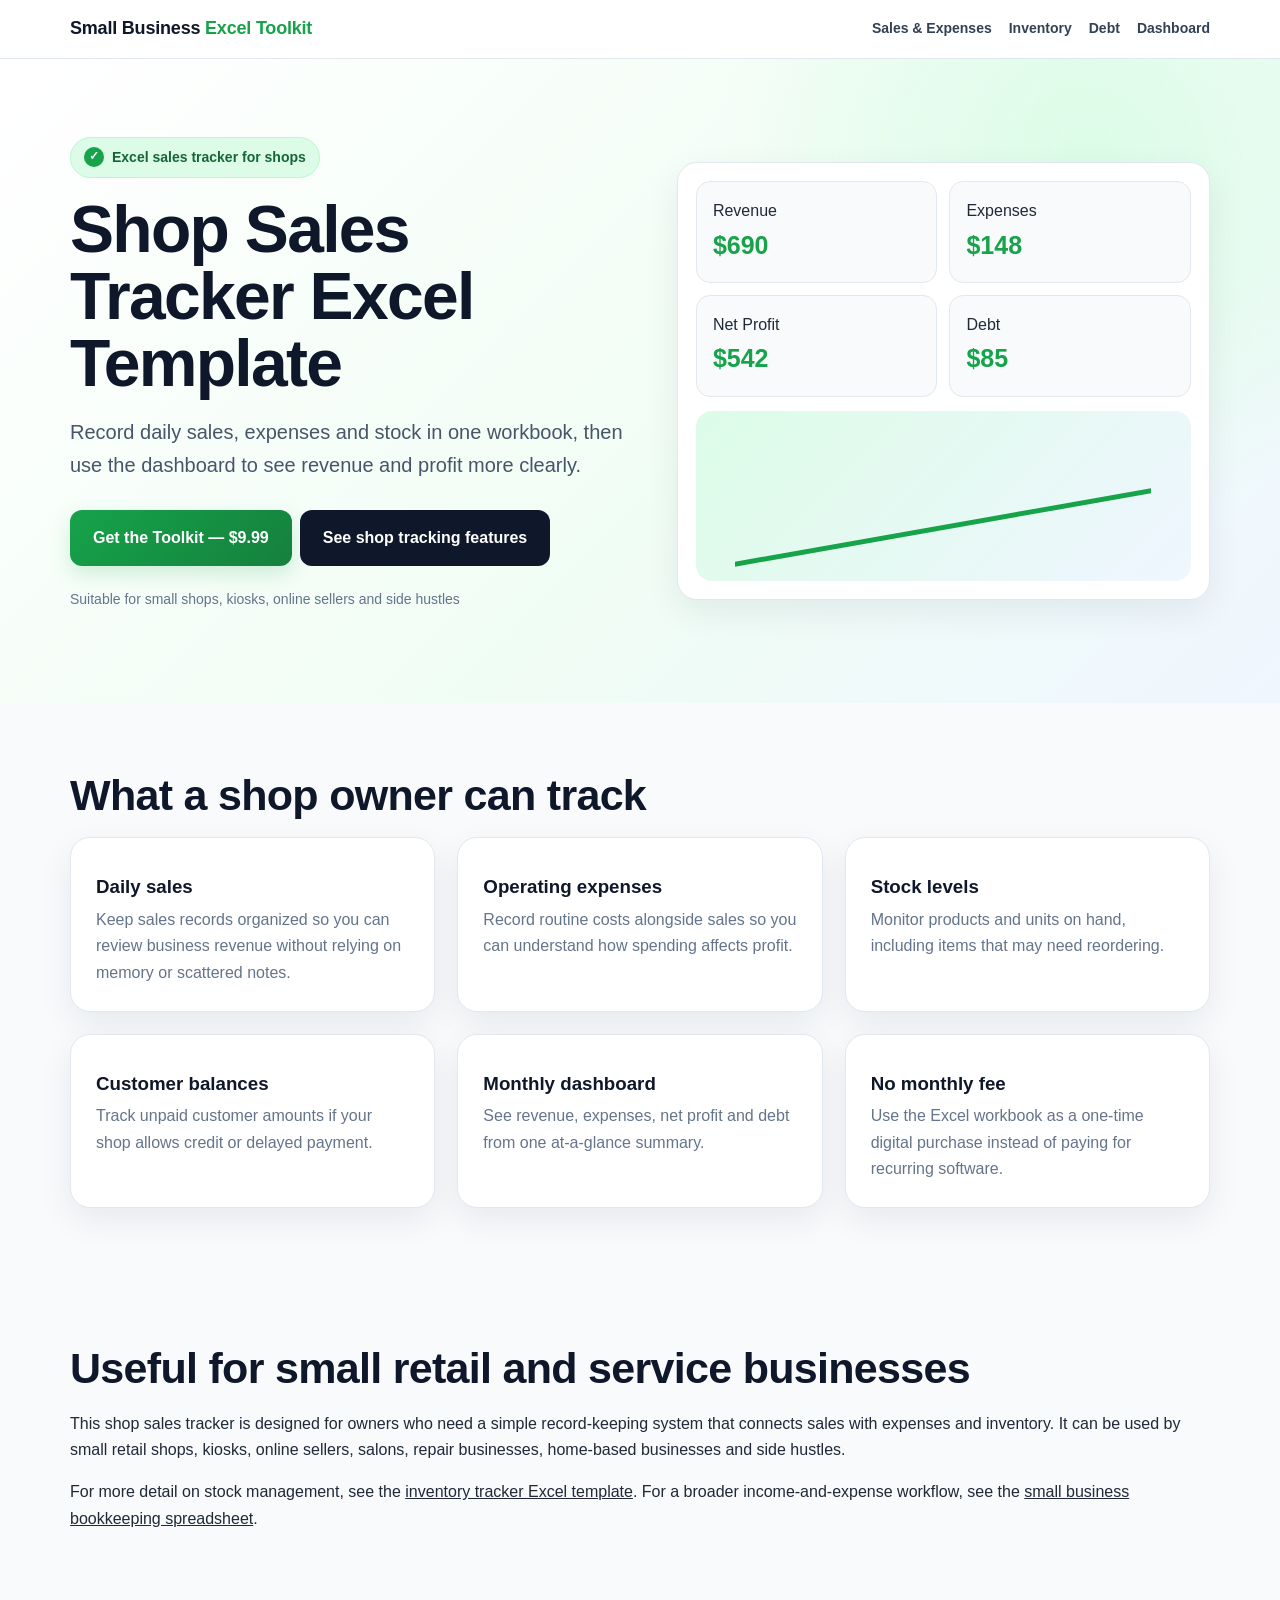
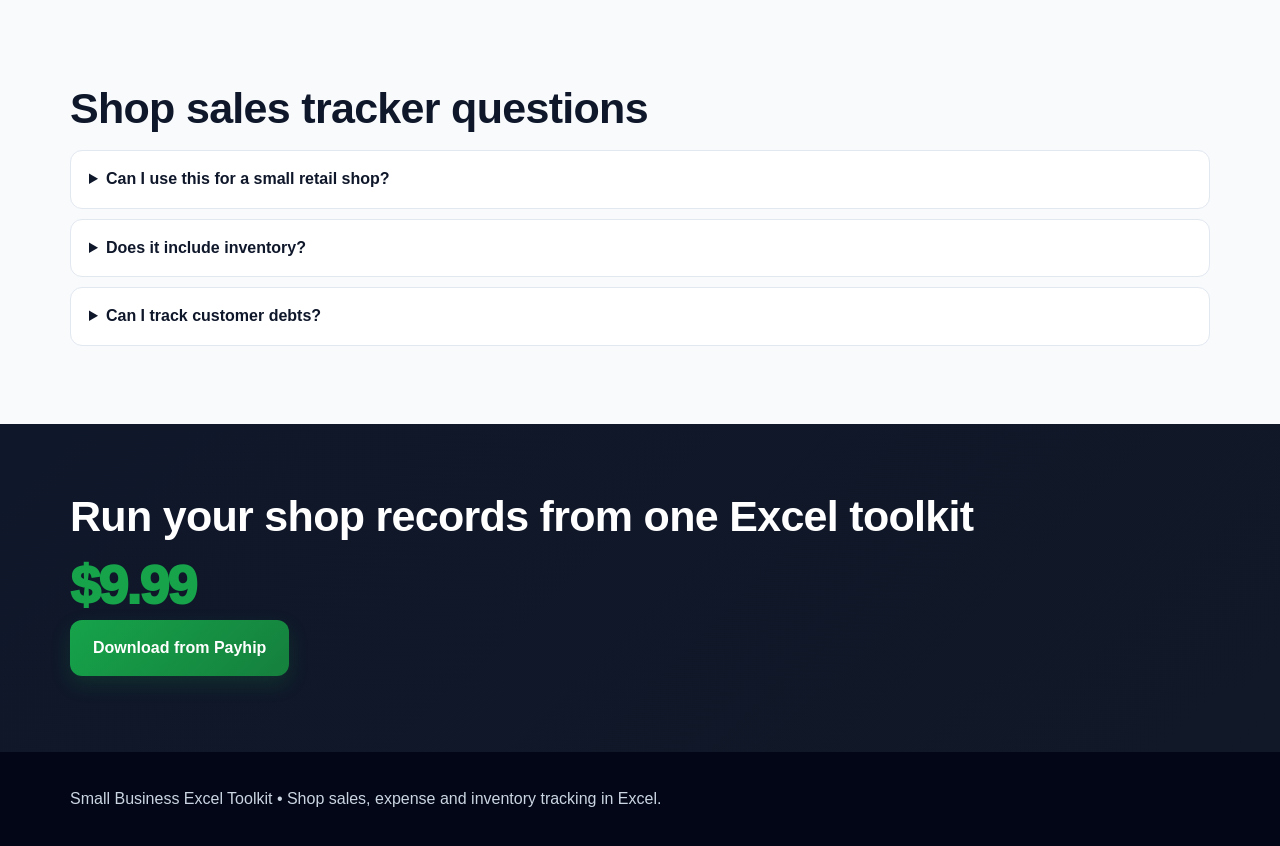
<file: shop-sales-tracker.html>
<!doctype html><html lang="en"><head><meta charset="utf-8"><meta name="viewport" content="width=device-width,initial-scale=1"><meta name="robots" content="index,follow"><title>Shop Sales Tracker Excel Template for Small Business</title><meta name="description" content="Shop sales tracker Excel template for small businesses to record sales, expenses, stock and profit in one easy workbook."><link rel="canonical" href="https://wakims254.github.io/samkim.unaux.com-/shop-sales-tracker.html"><meta property="og:type" content="website"><meta property="og:title" content="Shop Sales Tracker Excel Template for Small Business"><meta property="og:description" content="Shop sales tracker Excel template for small businesses to record sales, expenses, stock and profit in one easy workbook."><meta property="og:url" content="https://wakims254.github.io/samkim.unaux.com-/shop-sales-tracker.html"><link rel="stylesheet" href="styles.css"><script type="application/ld+json">{"@context":"https://schema.org","@type":"WebPage","name":"Shop Sales Tracker Excel Template for Small Business","description":"Shop sales tracker Excel template for small businesses to record sales, expenses, stock and profit in one easy workbook.","url":"https://wakims254.github.io/samkim.unaux.com-/shop-sales-tracker.html","isPartOf":{"@type":"WebSite","name":"Small Business Excel Toolkit","url":"https://wakims254.github.io/samkim.unaux.com-/"}}</script></head><body><header><div class="wrap"><nav><a class="brand" href="index.html">Small Business <span>Excel Toolkit</span></a><div class="links"><a href="sales-expense-tracker.html">Sales & Expenses</a><a href="inventory-tracker.html">Inventory</a><a href="customer-debt-tracker.html">Debt</a><a href="business-dashboard.html">Dashboard</a></div></nav></div></header><main><section class="hero"><div class="wrap hero-grid"><div><span class="badge">Excel sales tracker for shops</span><h1>Shop Sales Tracker Excel Template</h1><p class="lead">Record daily sales, expenses and stock in one workbook, then use the dashboard to see revenue and profit more clearly.</p><a class="btn" href="https://payhip.com/b/4rvYb">Get the Toolkit — $9.99</a><a class="btn alt" href="#features">See shop tracking features</a><p class="small">Suitable for small shops, kiosks, online sellers and side hustles</p></div><div class="mock"><div class="dashboard"><div class="metric">Revenue<b>$690</b></div><div class="metric">Expenses<b>$148</b></div><div class="metric">Net Profit<b>$542</b></div><div class="metric">Debt<b>$85</b></div></div><div class="chart"></div></div></div></section><section id="features"><div class="wrap"><h2>What a shop owner can track</h2><div class="grid3"><div class="card"><h3>Daily sales</h3><p>Keep sales records organized so you can review business revenue without relying on memory or scattered notes.</p></div><div class="card"><h3>Operating expenses</h3><p>Record routine costs alongside sales so you can understand how spending affects profit.</p></div><div class="card"><h3>Stock levels</h3><p>Monitor products and units on hand, including items that may need reordering.</p></div><div class="card"><h3>Customer balances</h3><p>Track unpaid customer amounts if your shop allows credit or delayed payment.</p></div><div class="card"><h3>Monthly dashboard</h3><p>See revenue, expenses, net profit and debt from one at-a-glance summary.</p></div><div class="card"><h3>No monthly fee</h3><p>Use the Excel workbook as a one-time digital purchase instead of paying for recurring software.</p></div></div></div></section><section><div class="wrap"><h2>Useful for small retail and service businesses</h2><p>This shop sales tracker is designed for owners who need a simple record-keeping system that connects sales with expenses and inventory. It can be used by small retail shops, kiosks, online sellers, salons, repair businesses, home-based businesses and side hustles.</p><p>For more detail on stock management, see the <a href="inventory-tracker.html">inventory tracker Excel template</a>. For a broader income-and-expense workflow, see the <a href="bookkeeping-spreadsheet.html">small business bookkeeping spreadsheet</a>.</p></div></section><section class="faq"><div class="wrap"><h2>Shop sales tracker questions</h2><details><summary>Can I use this for a small retail shop?</summary><p>Yes. The workbook is designed for small businesses that need basic sales, expense, stock and profit tracking.</p></details><details><summary>Does it include inventory?</summary><p>Yes. Inventory tracking is included in the toolkit alongside sales and expenses.</p></details><details><summary>Can I track customer debts?</summary><p>Yes. The workbook includes a customer debt tracking section for outstanding balances.</p></details></div></section><section class="band"><div class="wrap"><h2>Run your shop records from one Excel toolkit</h2><div class="price">$9.99</div><a class="btn" href="https://payhip.com/b/4rvYb">Download from Payhip</a></div></section></main><footer><div class="wrap">Small Business Excel Toolkit • Shop sales, expense and inventory tracking in Excel.</div></footer></body></html>
</file>
<file: styles.css>
:root{--g:#16a34a;--g2:#22c55e;--gd:#166534;--n:#0f172a;--ink:#1f2937;--m:#64748b;--bg:#f8fafc;--line:#e2e8f0;--soft:#ecfdf5;--white:#fff;--amber:#f59e0b}*{box-sizing:border-box}html{scroll-behavior:smooth}body{margin:0;font-family:Inter,Arial,Helvetica,sans-serif;color:var(--ink);background:var(--bg);line-height:1.65}a{color:inherit}.wrap{width:min(1140px,92%);margin:auto}header{background:rgba(255,255,255,.96);border-bottom:1px solid var(--line);position:sticky;top:0;z-index:20;backdrop-filter:blur(10px)}nav{display:flex;justify-content:space-between;gap:20px;align-items:center;padding:14px 0;flex-wrap:wrap}.brand{font-weight:900;color:var(--n);text-decoration:none;font-size:18px;letter-spacing:-.2px}.brand span{color:var(--g)}.links{display:flex;gap:17px;flex-wrap:wrap;align-items:center}.links a{text-decoration:none;color:#334155;font-weight:700;font-size:14px}.links a:hover{color:var(--g)}.hero{padding:78px 0;background:radial-gradient(circle at 85% 15%,#dcfce7 0,transparent 30%),linear-gradient(135deg,#fff,#f0fdf4 58%,#eff6ff)}.hero-grid{display:grid;grid-template-columns:1.02fr .98fr;gap:52px;align-items:center}.badge{display:inline-flex;gap:8px;align-items:center;background:#dcfce7;color:var(--gd);padding:8px 13px;border-radius:999px;font-weight:800;font-size:14px;border:1px solid #bbf7d0}.badge:before{content:'✓';display:grid;place-items:center;width:20px;height:20px;border-radius:50%;background:var(--g);color:white;font-size:12px}h1{font-size:clamp(40px,6vw,66px);line-height:1.02;margin:18px 0;color:var(--n);letter-spacing:-1.7px}h2{font-size:clamp(29px,4vw,43px);line-height:1.12;color:var(--n);margin:0 0 18px;letter-spacing:-.7px}h3{color:var(--n);line-height:1.25}.lead{font-size:20px;color:#475569;max-width:680px;margin:0 0 20px}.btn{display:inline-block;background:linear-gradient(135deg,var(--g),#15803d);color:#fff;text-decoration:none;padding:15px 23px;border-radius:12px;font-weight:900;margin:8px 8px 8px 0;box-shadow:0 8px 20px rgba(22,163,74,.18);transition:.2s transform,.2s box-shadow}.btn:hover{transform:translateY(-1px);box-shadow:0 11px 25px rgba(22,163,74,.25)}.btn.alt{background:var(--n);box-shadow:none}.btn.light{background:white;color:var(--n);box-shadow:none;border:1px solid var(--line)}.hero-note{display:flex;gap:18px;flex-wrap:wrap;margin-top:18px;color:#475569;font-size:14px;font-weight:700}.hero-note span:before{content:'✓';color:var(--g);margin-right:6px}.mock,.card{background:#fff;border:1px solid var(--line);border-radius:20px;box-shadow:0 12px 34px rgba(15,23,42,.07)}.mock{padding:18px;overflow:hidden}.preview-img{display:block;width:100%;height:auto;border-radius:14px;border:1px solid #dbeafe}.dashboard{display:grid;grid-template-columns:repeat(2,1fr);gap:12px}.metric{padding:16px;border-radius:14px;background:#f8fafc;border:1px solid var(--line)}.metric b{display:block;font-size:25px;color:var(--g)}.chart{height:170px;border-radius:16px;background:linear-gradient(135deg,#dcfce7,#eff6ff);margin-top:14px;position:relative;overflow:hidden}.chart:after{content:'';position:absolute;left:8%;right:8%;bottom:30%;height:5px;background:var(--g);transform:skewY(-10deg)}section{padding:68px 0}.eyebrow{font-size:13px;text-transform:uppercase;letter-spacing:1.5px;font-weight:900;color:var(--g);margin-bottom:9px}.section-intro{max-width:760px;color:#64748b;font-size:18px;margin:0 0 30px}.grid3{display:grid;grid-template-columns:repeat(3,1fr);gap:22px}.grid2{display:grid;grid-template-columns:repeat(2,1fr);gap:26px}.card{padding:25px}.card h3{margin:12px 0 8px}.card p{margin:0;color:#64748b}.card-icon{width:46px;height:46px;border-radius:13px;background:#dcfce7;color:var(--gd);display:grid;place-items:center;font-size:20px;font-weight:900}.trustbar{padding:24px 0;background:#fff;border-top:1px solid var(--line);border-bottom:1px solid var(--line)}.trustgrid{display:grid;grid-template-columns:repeat(4,1fr);gap:14px}.trustitem{text-align:center;padding:8px;font-weight:800;color:#334155}.trustitem b{display:block;color:var(--n);font-size:15px}.trustitem span{font-size:13px;color:var(--m)}.preview-section{background:#fff}.preview-frame{padding:18px;background:#0f172a;border-radius:24px;box-shadow:0 24px 55px rgba(15,23,42,.18)}.preview-frame img{display:block;width:100%;border-radius:14px;background:white}.checklist{list-style:none;padding:0;margin:22px 0}.checklist li{padding:8px 0;color:#475569;font-weight:650}.checklist li:before{content:'✓';display:inline-grid;place-items:center;width:23px;height:23px;margin-right:10px;border-radius:50%;background:#dcfce7;color:var(--gd);font-weight:900}.steps{counter-reset:step}.step{position:relative;padding:24px 24px 24px 72px;background:white;border:1px solid var(--line);border-radius:18px;margin:14px 0}.step:before{counter-increment:step;content:counter(step);position:absolute;left:22px;top:22px;width:34px;height:34px;border-radius:50%;background:var(--n);color:white;display:grid;place-items:center;font-weight:900}.pricebox{background:white;color:var(--ink);border-radius:24px;padding:32px;border:1px solid var(--line);box-shadow:0 18px 45px rgba(15,23,42,.09)}.price{font-size:54px;line-height:1;font-weight:950;color:var(--g);letter-spacing:-2px}.oldprice{color:#94a3b8;text-decoration:line-through;font-weight:700}.band{background:linear-gradient(135deg,#0f172a,#111827);color:#fff}.band h2,.band h3{color:#fff}.band p{color:#cbd5e1}.faq details{background:#fff;border:1px solid var(--line);border-radius:12px;padding:15px 18px;margin:10px 0}.faq summary{font-weight:800;color:var(--n);cursor:pointer}.seo-links{background:#f1f5f9}.seo-links a{color:var(--gd);font-weight:800;text-decoration:none}.seo-links a:hover{text-decoration:underline}.cta-strip{display:flex;gap:24px;justify-content:space-between;align-items:center;flex-wrap:wrap;background:#ecfdf5;border:1px solid #bbf7d0;border-radius:20px;padding:24px 28px;margin-top:28px}.cta-strip strong{display:block;font-size:20px;color:var(--n)}footer{padding:34px 0;background:#020617;color:#cbd5e1}.footergrid{display:flex;justify-content:space-between;gap:20px;flex-wrap:wrap}.small{font-size:14px;color:var(--m)}@media(max-width:850px){.hero-grid,.grid3,.grid2,.trustgrid{grid-template-columns:1fr}.hero{padding-top:52px}.links{font-size:13px}.trustitem{text-align:left}.preview-frame{padding:10px}h1{letter-spacing:-1px}}
</file>
<file: pos/styles.css>
:root{--ink:#0b1220;--muted:#667085;--line:#e6eaf0;--brand:#1769e0;--brand2:#0d47a1;--soft:#f5f8fc;--white:#fff;--radius:22px}*{box-sizing:border-box}html{scroll-behavior:smooth}body{margin:0;font-family:Inter,Arial,sans-serif;color:var(--ink);background:#fff;line-height:1.6}a{text-decoration:none;color:inherit}.container{width:min(1160px,calc(100% - 40px));margin:auto}.site-header{position:sticky;top:0;z-index:20;background:rgba(255,255,255,.92);backdrop-filter:blur(14px);border-bottom:1px solid rgba(230,234,240,.8)}.nav{height:76px;display:flex;align-items:center;justify-content:space-between}.brand{display:flex;align-items:center;gap:10px;font-weight:800;letter-spacing:-.4px}.brand b{color:var(--brand)}.brand-mark{display:grid;place-items:center;width:34px;height:34px;border-radius:10px;background:var(--ink);color:#fff;font-weight:800}.nav-links{display:flex;align-items:center;gap:28px;font-size:14px;font-weight:600;color:#475467}.nav-links a:hover{color:var(--brand)}.nav-cta{padding:11px 17px;border-radius:10px;background:var(--ink);color:#fff!important}.menu-toggle{display:none;border:0;background:none;font-size:24px}.hero{overflow:hidden;padding:88px 0 80px;background:radial-gradient(circle at 78% 30%,#e8f1ff 0,transparent 34%),linear-gradient(180deg,#fbfcff 0,#fff 100%)}.hero-grid{display:grid;grid-template-columns:.9fr 1.1fr;gap:60px;align-items:center}.eyebrow{font-size:12px;text-transform:uppercase;letter-spacing:1.5px;font-weight:800;color:var(--brand);margin-bottom:16px}.eyebrow span{display:inline-block;width:7px;height:7px;border-radius:50%;background:var(--brand);margin-right:7px}.hero h1{font-size:clamp(44px,5.5vw,70px);line-height:1.04;letter-spacing:-3px;margin:0 0 24px}.hero h1 em{font-style:normal;color:var(--brand)}.hero-text{font-size:18px;color:#667085;max-width:600px;margin:0 0 30px}.hero-actions{display:flex;gap:12px;flex-wrap:wrap}.btn{display:inline-flex;align-items:center;justify-content:center;gap:10px;padding:14px 20px;border-radius:11px;font-weight:700;font-size:14px;transition:.2s}.btn:hover{transform:translateY(-2px)}.primary{background:var(--brand);color:#fff;box-shadow:0 10px 24px rgba(23,105,224,.2)}.secondary{border:1px solid #d9e0ea;background:#fff}.hero-points{display:flex;gap:18px;flex-wrap:wrap;margin-top:24px;color:#475467;font-size:12px;font-weight:600}.pos-window{border:1px solid #dbe3ef;border-radius:20px;background:#fff;box-shadow:0 30px 80px rgba(15,30,60,.16);overflow:hidden;transform:perspective(1200px) rotateY(-4deg) rotateX(2deg)}.window-bar{height:45px;display:flex;align-items:center;justify-content:space-between;padding:0 16px;background:#f7f9fc;border-bottom:1px solid #e5e9f0;font-size:10px;color:#667085}.window-bar i{display:inline-block;width:8px;height:8px;border-radius:50%;background:#c8d0dc;margin-right:5px}.window-bar b{font-size:9px;color:#16a34a}.dashboard{display:grid;grid-template-columns:120px 1fr;min-height:410px}.dashboard aside{background:#101a2c;color:#9aa8bd;padding:18px 10px;display:flex;flex-direction:column;gap:9px;font-size:9px}.dashboard aside span{padding:8px;border-radius:7px}.dashboard aside .active{background:#1e67d8;color:#fff}.dash-logo{width:27px;height:27px;display:grid;place-items:center;background:#fff;color:#101a2c;border-radius:7px;font-weight:800;margin-bottom:8px}.dash-main{padding:20px;background:#f5f7fb}.dash-head{display:flex;justify-content:space-between;align-items:center}.dash-head small{font-size:8px;color:#98a2b3}.dash-head h3{font-size:15px;margin:2px 0 15px}.avatar{width:28px;height:28px;border-radius:50%;display:grid;place-items:center;background:#dbeafe;color:#1769e0;font-size:10px;font-weight:800}.stat-grid{display:grid;grid-template-columns:repeat(3,1fr);gap:8px}.stat-grid>div,.chart-card{background:#fff;border:1px solid #e5e9f0;border-radius:9px;padding:12px}.stat-grid small{display:block;color:#98a2b3;font-size:7px}.stat-grid strong{display:block;font-size:13px;margin:4px 0}.stat-grid b{font-size:7px;color:#16a34a}.chart-card{margin-top:9px}.card-title{display:flex;justify-content:space-between;font-size:8px}.card-title span{color:#98a2b3}.bars{height:150px;display:flex;align-items:end;gap:12px;padding:15px 10px 5px}.bars i{flex:1;border-radius:5px 5px 2px 2px;background:#1769e0;opacity:.85}.trust{border-top:1px solid var(--line);border-bottom:1px solid var(--line);background:#fff}.trust-row{height:78px;display:flex;align-items:center;justify-content:space-between;gap:20px;color:#7a8698;font-size:12px;font-weight:700}.trust-row>span{font-size:10px;letter-spacing:1.2px;color:#98a2b3}.section{padding:105px 0}.section-heading{text-align:center;max-width:720px;margin:0 auto 55px}.section-heading h2,.split-grid h2,.benefit-grid h2,.faq-grid h2,.contact h2{font-size:clamp(34px,4vw,50px);line-height:1.1;letter-spacing:-2px;margin:0 0 17px}.section-heading p,.split-grid p,.faq-grid p{color:#667085;font-size:16px}.feature-grid{display:grid;grid-template-columns:repeat(3,1fr);gap:16px}.feature-grid article{padding:30px;border:1px solid var(--line);border-radius:var(--radius);background:#fff;transition:.2s}.feature-grid article:hover{transform:translateY(-4px);box-shadow:0 16px 35px rgba(15,30,60,.07)}.icon{width:42px;height:42px;display:grid;place-items:center;border-radius:12px;background:#eaf2ff;color:var(--brand);font-weight:800;margin-bottom:22px}.feature-grid h3{margin:0 0 7px;font-size:18px}.feature-grid p{margin:0;color:#667085;font-size:14px}.split-section{background:var(--soft)}.split-grid{display:grid;grid-template-columns:1.1fr .9fr;gap:90px;align-items:center}.industry-list{display:grid;grid-template-columns:1fr 1fr;gap:12px;margin-top:28px;font-size:14px;font-weight:600}.operations-card{background:#fff;border:1px solid #e1e7ef;border-radius:22px;padding:26px;box-shadow:0 20px 50px rgba(15,30,60,.07)}.op-top,.op-row,.op-total{display:flex;justify-content:space-between;align-items:center}.op-top{padding-bottom:20px;border-bottom:1px solid var(--line);font-size:12px}.op-top b{color:var(--brand)}.op-row{padding:17px 0;border-bottom:1px solid var(--line);font-size:14px;color:#667085}.op-row strong{color:var(--ink)}.op-total{padding-top:20px;font-size:13px;font-weight:700}.op-total strong{font-size:18px;color:var(--brand)}.dark-section{background:#0b1220;color:#fff}.dark-section .benefit-grid{display:grid;grid-template-columns:.75fr 1.25fr;gap:80px}.light{color:#8bb7ff}.benefits{display:grid;grid-template-columns:repeat(3,1fr);gap:20px}.benefits div{padding-left:20px;border-left:1px solid #29364d}.benefits strong{font-size:12px;color:#7caeff}.benefits h3{margin:25px 0 8px;font-size:17px}.benefits p{color:#98a6bb;font-size:13px;margin:0}.pricing{background:#f8fafc}.price-card{max-width:930px;margin:auto;padding:40px;border:1px solid #dce4ee;border-radius:24px;background:#fff;display:grid;grid-template-columns:1fr 1fr auto;gap:35px;align-items:center;box-shadow:0 20px 55px rgba(15,30,60,.06)}.popular{display:inline-block;background:#eaf2ff;color:var(--brand);font-size:9px;font-weight:800;letter-spacing:1px;padding:6px 9px;border-radius:6px}.price-card h3{font-size:23px;margin:16px 0 4px}.price-copy{color:#667085;font-size:13px}.price{font-size:15px;margin-top:22px}.price small{color:#98a2b3}.price b{font-size:34px}.price span{color:#98a2b3;font-size:11px}.price-features{display:grid;grid-template-columns:1fr 1fr;gap:12px;font-size:12px;color:#475467}.faq-grid{display:grid;grid-template-columns:.8fr 1.2fr;gap:90px}.faq-list details{border-bottom:1px solid var(--line);padding:20px 0}.faq-list summary{cursor:pointer;font-weight:700;font-size:15px}.faq-list p{font-size:13px!important;margin:12px 0 0}.contact{padding:85px 0;background:linear-gradient(120deg,#0d47a1,#1769e0);color:#fff}.contact-inner{display:flex;align-items:center;justify-content:space-between;gap:50px}.contact h2{max-width:650px}.contact p{max-width:620px;color:#d8e7ff}.contact-actions{display:flex;gap:10px;flex-wrap:wrap}.white{background:#fff;color:#0d47a1}.outline-white{border:1px solid rgba(255,255,255,.55);color:#fff}.footer-row{min-height:100px;display:flex;align-items:center;justify-content:space-between;gap:20px;font-size:12px;color:#8a95a5}.footer-row .brand{color:var(--ink)}
@media(max-width:900px){.nav-links{gap:14px}.hero-grid,.split-grid,.dark-section .benefit-grid,.faq-grid{grid-template-columns:1fr;gap:45px}.hero{padding-top:60px}.pos-window{transform:none}.feature-grid{grid-template-columns:repeat(2,1fr)}.price-card{grid-template-columns:1fr}.contact-inner{display:block}.contact-actions{margin-top:25px}.benefits{grid-template-columns:repeat(3,1fr)}}
@media(max-width:680px){.container{width:min(100% - 28px,1160px)}.nav{height:68px}.menu-toggle{display:block}.nav-links{display:none;position:absolute;top:68px;left:0;right:0;background:#fff;border-bottom:1px solid var(--line);padding:18px;flex-direction:column;align-items:stretch}.nav-links.open{display:flex}.nav-cta{text-align:center}.hero h1{font-size:47px;letter-spacing:-2px}.feature-grid,.benefits{grid-template-columns:1fr}.trust-row{height:auto;padding:18px 0;flex-wrap:wrap}.trust-row>span{width:100%}.dashboard{grid-template-columns:85px 1fr}.dashboard aside{font-size:8px}.stat-grid{grid-template-columns:1fr}.stat-grid>div:not(:first-child){display:none}.industry-list{grid-template-columns:1fr}.section{padding:75px 0}.price-card{padding:25px}.price-features{grid-template-columns:1fr}.footer-row{padding:25px 0;flex-direction:column;align-items:flex-start}}
</file>
